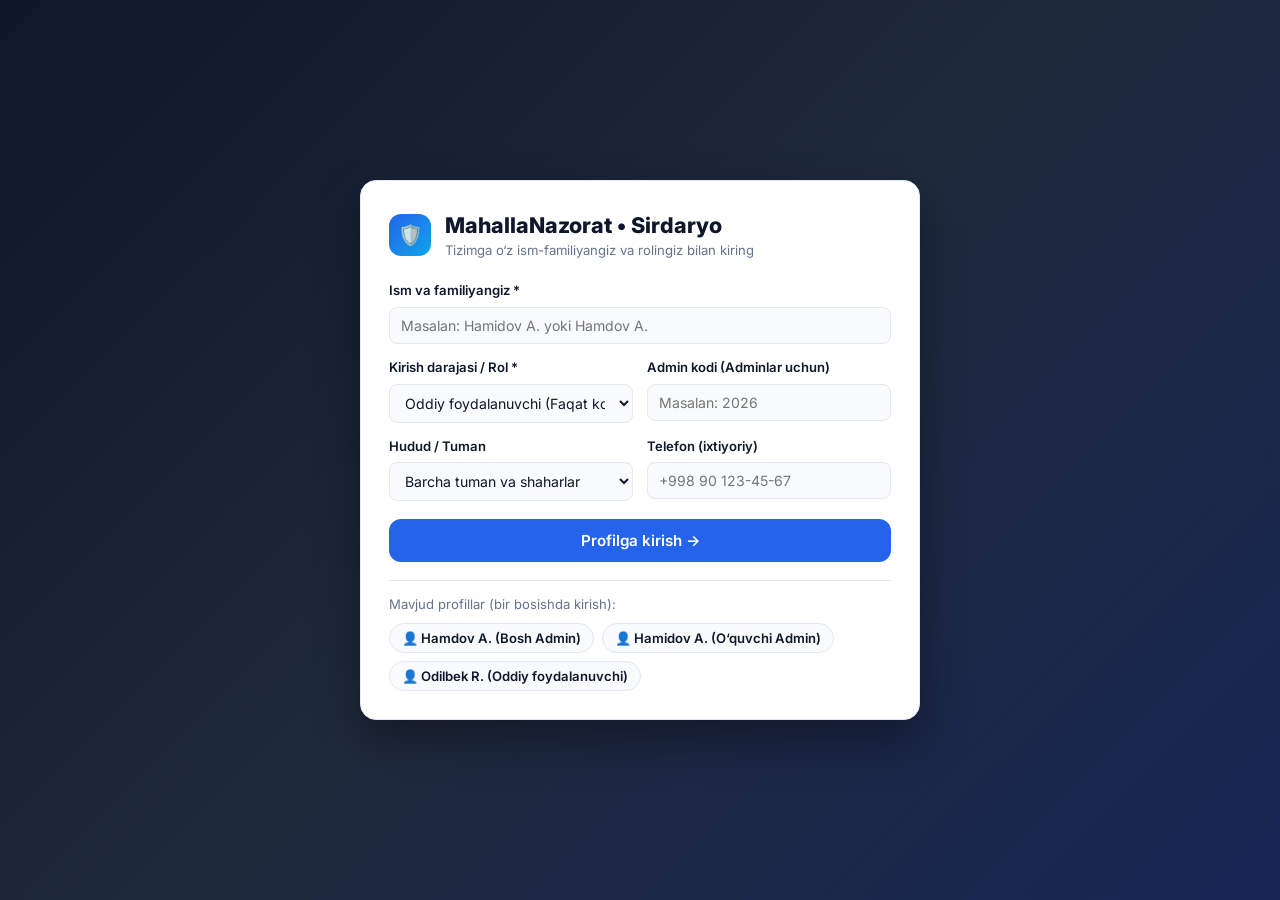
<file: index.html>
<!DOCTYPE html>
<html lang="uz">
<head>
  <meta charset="UTF-8" />
  <meta name="viewport" content="width=device-width, initial-scale=1.0" />
  <title>MahallaNazorat — Sirdaryo Viloyati Infratuzilmasi Monitoring Tizimi (V5)</title>
  <link rel="preconnect" href="https://fonts.googleapis.com">
  <link rel="preconnect" href="https://fonts.gstatic.com" crossorigin>
  <link href="https://fonts.googleapis.com/css2?family=Inter:wght@400;500;600;700;800&display=swap" rel="stylesheet">
  <link rel="stylesheet" href="./style-v5.css">
</head>
<body>
  <!-- Kirish oynasi (Login Screen) -->
  <div class="auth-overlay" id="authOverlay">
    <div class="auth-card">
      <div class="auth-brand">
        <div class="brand-logo">🛡️</div>
        <div>
          <h1 class="auth-title">MahallaNazorat • Sirdaryo</h1>
          <p class="muted-text">Tizimga o‘z ism-familiyangiz va rolingiz bilan kiring</p>
        </div>
      </div>

      <form id="loginForm" class="auth-form">
        <div class="form-group">
          <label for="loginFullName">Ism va familiyangiz *</label>
          <input
            type="text"
            id="loginFullName"
            placeholder="Masalan: Hamidov A. yoki Hamdov A."
            autocomplete="name"
            required
          />
        </div>

        <div class="form-row two-col">
          <div class="form-group">
            <label for="loginRole">Kirish darajasi / Rol *</label>
            <select id="loginRole">
              <option value="Oddiy foydalanuvchi">Oddiy foydalanuvchi (Faqat ko‘rish/ovoz)</option>
              <option value="O‘quvchi Admin">O‘quvchi Admin (Admin panel huquqi)</option>
              <option value="Bosh Admin">Bosh Admin (To‘liq boshqaruv)</option>
            </select>
          </div>
          <div class="form-group">
            <label for="loginAdminCode">Admin kodi (Adminlar uchun)</label>
            <input type="password" id="loginAdminCode" placeholder="Masalan: 2026" />
          </div>
        </div>

        <div class="form-row two-col">
          <div class="form-group">
            <label for="loginDistrict">Hudud / Tuman</label>
            <select id="loginDistrict">
              <option value="Barcha tumanlar">Barcha tuman va shaharlar</option>
              <option value="Guliston sh.">Guliston shahri</option>
              <option value="Yangiyer sh.">Yangiyer shahri</option>
              <option value="Shirin sh.">Shirin shahri</option>
              <option value="Boyovut">Boyovut tumani</option>
              <option value="Guliston tumani">Guliston tumani</option>
              <option value="Mirzaobod">Mirzaobod tumani</option>
              <option value="Oqoltin">Oqoltin tumani</option>
              <option value="Sardoba">Sardoba tumani</option>
              <option value="Sayxunobod">Sayxunobod tumani</option>
              <option value="Sirdaryo tumani">Sirdaryo tumani</option>
              <option value="Xovos">Xovos tumani</option>
            </select>
          </div>
          <div class="form-group">
            <label for="loginPhone">Telefon (ixtiyoriy)</label>
            <input type="text" id="loginPhone" placeholder="+998 90 123-45-67" />
          </div>
        </div>

        <button type="submit" class="primary-btn auth-submit-btn">Profilga kirish →</button>
      </form>

      <div class="quick-accounts-box">
        <div class="muted-text" style="margin-bottom:8px;">Mavjud profillar (bir bosishda kirish):</div>
        <div class="quick-accounts-list" id="quickAccountsList"></div>
      </div>
    </div>
  </div>

  <div class="app-shell hidden" id="appShell">
    <!-- Yon menyu (Sidebar) -->
    <aside class="sidebar" id="sidebar">
      <div class="brand-box">
        <div class="brand-logo">🛡️</div>
        <div class="brand-text">
          <div class="brand-title">MahallaNazorat</div>
          <span class="brand-badge">SIRDARYO • V5</span>
        </div>
        <button class="icon-btn mobile-only" id="closeSidebarBtn" aria-label="Menyuni yopish">✕</button>
      </div>

      <nav class="nav-menu">
        <button class="nav-item active" data-view="dashboard">
          <span class="nav-icon">🏠</span>
          <span>Bosh sahifa</span>
        </button>
        <button class="nav-item" data-view="issues">
          <span class="nav-icon">📋</span>
          <span>Muammolar</span>
          <span class="nav-count" id="sidebarIssueCount">0</span>
        </button>
        <button class="nav-item" data-view="map">
          <span class="nav-icon">🗺️</span>
          <span>Xarita</span>
        </button>
        <button class="nav-item" data-view="beforeAfter">
          <span class="nav-icon">🔄</span>
          <span>Oldin / Keyin</span>
        </button>
        <button class="nav-item" data-view="hotlines">
          <span class="nav-icon">📞</span>
          <span>Tezkor Xizmatlar</span>
        </button>
        <button class="nav-item" data-view="stats">
          <span class="nav-icon">📊</span>
          <span>Statistika &amp; Grafik</span>
        </button>
        <button class="nav-item" data-view="dutyPlan">
          <span class="nav-icon">🗓️</span>
          <span>Navbatchilik &amp; Reja</span>
        </button>
        <button class="nav-item admin-only-nav" data-view="admins">
          <span class="nav-icon">👥</span>
          <span>Admin Panel</span>
        </button>
        <button class="nav-item" data-view="adminNotesReport">
          <span class="nav-icon">📝</span>
          <span>Eslatma &amp; Hisobot</span>
        </button>
        <button class="nav-item" data-view="settings">
          <span class="nav-icon">⚙️</span>
          <span>Sozlamalar</span>
        </button>
      </nav>

      <div class="sidebar-footer">
        <button class="quick-help-btn" id="openHelpBtn">
          <span>❓ Tezkor yordam</span>
          <span>›</span>
        </button>
        <div class="user-card">
          <div class="avatar" id="currentUserAvatar">HA</div>
          <div class="user-meta">
            <div class="user-name" id="currentUserName">Hamdov A.</div>
            <div class="user-role" id="currentUserRole">Bosh Admin • Sirdaryo</div>
          </div>
          <button class="icon-btn small" id="resetDemoBtn" title="Boshlang‘ich ma’lumotlarga qaytarish">↺</button>
        </div>
      </div>
    </aside>

    <!-- Asosiy kontent -->
    <div class="main-wrapper" id="mainWrapper">
      <!-- Yuqori panel -->
      <header class="topbar" data-section-id="topbar">
        <div class="topbar-left">
          <button class="icon-btn" id="openSidebarBtn" aria-label="Admin menyuni ochish" title="Admin Panel (Bosh Admin / O‘quvchi Admin)">☰</button>
          <div class="breadcrumb">
            <span>Sirdaryo viloyati</span>
            <span>›</span>
            <strong id="currentBreadcrumb">Bosh sahifa</strong>
          </div>
        </div>

        <div class="topbar-right">
          <div class="role-switcher-wrap">
            <label for="activeAdminSelect" class="muted-text" style="font-size:0.78rem;">Faol profil:</label>
            <select id="activeAdminSelect" class="select-control small-select" aria-label="Faol profil"></select>
            <span class="admin-status-pill active-pill" id="activeAdminStatusBadge">Faol</span>
          </div>
          <button class="pill-btn" id="logoutBtn" title="Profildan chiqish">🚪 Chiqish</button>
          <button class="pill-btn" id="langToggleBtn" title="Tilni almashtirish">O‘Z</button>
          <button class="pill-btn" id="themeToggleBtn" title="Tungi/Kunduzgi rejim">🌙 Tungi</button>
          <div class="notification-wrap">
            <button class="pill-btn notif-btn" id="notifBtn">
              🔔 Bildirishnomalar
              <span class="badge-dot" id="notifCount">3</span>
            </button>
            <div class="dropdown-panel hidden" id="notifDropdown">
              <div class="dropdown-header">
                <strong>So‘nggi xabarnomalar</strong>
                <button class="link-btn" id="markAllReadBtn">Barchasini o‘qilgan qilish</button>
              </div>
              <ul class="notif-list" id="notifList"></ul>
            </div>
          </div>
          <span class="status-pill"><span class="dot-live"></span> Tizim: Faol</span>
        </div>
      </header>

      <!-- Muzlatilgan admin ogohlantirishi -->
      <div class="frozen-banner hidden" id="frozenAdminBanner">
        <span>❄️ <strong>Diqqat:</strong> Joriy profil vaqtinchalik muzlatilgan. Ko‘rish mumkin, lekin o‘zgartirish kiritish uchun profilni faollashtiring.</span>
        <button type="button" class="mini-btn" id="unfreezeCurrentAdminBtn">Faollashtirish</button>
      </div>

      <!-- Sahifa harakat paneli -->
      <section class="action-bar" data-section-id="actionBar">
        <div class="search-box">
          <span class="search-icon">🔍</span>
          <input type="text" id="searchInput" placeholder="Muammo, ID (#W-104), brigada, javobgar yoki manzilni qidiring..." />
          <button class="clear-search hidden" id="clearSearchBtn" aria-label="Qidiruvni tozalash">✕</button>
        </div>

        <div class="action-buttons">
          <select id="topDistrictSelect" class="select-control" aria-label="Hudud bo‘yicha filtrlash">
            <option value="all">Sirdaryo hududlari: Barchasi</option>
            <option value="Guliston sh.">Guliston shahri</option>
            <option value="Yangiyer sh.">Yangiyer shahri</option>
            <option value="Shirin sh.">Shirin shahri</option>
            <option value="Boyovut">Boyovut tumani</option>
            <option value="Guliston tumani">Guliston tumani</option>
            <option value="Mirzaobod">Mirzaobod tumani</option>
            <option value="Oqoltin">Oqoltin tumani</option>
            <option value="Sardoba">Sardoba tumani</option>
            <option value="Sayxunobod">Sayxunobod tumani</option>
            <option value="Sirdaryo tumani">Sirdaryo tumani</option>
            <option value="Xovos">Xovos tumani</option>
          </select>

          <button class="secondary-btn" id="printReportBtn">🖨️ Chop etish</button>
          <button class="primary-btn" id="openAddModalBtn">+ Yangi muammo qo‘shish</button>
        </div>
      </section>

      <!-- Umumiy statistik kartochkalar -->
      <section class="kpi-grid" data-section-id="kpiGrid">
        <div class="kpi-card">
          <div class="kpi-label">Jami kelib tushgan</div>
          <div class="kpi-value" id="kpiTotal">0</div>
          <div class="kpi-sub">Ro‘yxatga olingan murojaatlar</div>
        </div>
        <div class="kpi-card">
          <div class="kpi-label">Hal etilgan</div>
          <div class="kpi-value success-text" id="kpiResolvedPct">0%</div>
          <div class="kpi-sub" id="kpiResolvedCount">0 ta muammo bartaraf etildi</div>
        </div>
        <div class="kpi-card">
          <div class="kpi-label">Jarayonda</div>
          <div class="kpi-value warn-text" id="kpiActive">0</div>
          <div class="kpi-sub">Ko‘rib chiqilmoqda / Brigada yuborilgan</div>
        </div>
        <div class="kpi-card">
          <div class="kpi-label">Jami ovozlar</div>
          <div class="kpi-value accent-text" id="kpiVotes">0</div>
          <div class="kpi-sub">Aholi tomonidan qo‘llab-quvvatlangan</div>
        </div>
      </section>

      <!-- Asosiy 2 ustunli ish maydoni -->
      <main class="workspace-grid" id="workspaceGrid" data-section-id="workspaceGrid">
        <section class="panel main-panel" id="issuesSection">
          <div class="panel-header">
            <div>
              <h1 class="panel-title">Sirdaryo Viloyati Infratuzilma Muammolari</h1>
              <p class="panel-subtitle">Tuman, shahar, brigada, javobgar shaxs, SLA muddati va holat bo‘yicha boshqaring</p>
            </div>
            <span class="result-chip" id="resultCountLabel">0 ta natija</span>
          </div>

          <div class="preset-bar" id="presetBar">
            <span class="preset-label">Tezkor filtr:</span>
            <button type="button" class="preset-btn active" data-preset="all">Barcha murojaatlar</button>
            <button type="button" class="preset-btn urgent-preset" data-preset="urgent">🚨 Juda Shoshilinch</button>
            <button type="button" class="preset-btn" data-preset="brigade">🛠️ Brigada yuborilgan</button>
            <button type="button" class="preset-btn" data-preset="sla_alert">⏱️ SLA yaqin / o‘tgan</button>
            <button type="button" class="preset-btn" data-preset="weather_night">🌧️🌙 Ob-havo / Tungi</button>
            <button type="button" class="preset-btn" data-preset="topvotes">🔥 Eng ko‘p ovozli</button>
            <button type="button" class="preset-btn" data-preset="unread_admin">👁️ Men o‘qimaganlar</button>
          </div>

          <div class="category-tabs" id="categoryTabs">
            <button class="cat-tab active" data-category="all">Barchasi</button>
            <button class="cat-tab" data-category="Suv">💧 Suv</button>
            <button class="cat-tab" data-category="Elektr">⚡ Elektr &amp; Energiya</button>
            <button class="cat-tab" data-category="Yo‘l">🛣️ Yo‘l &amp; Infratuzilma</button>
            <button class="cat-tab" data-category="Gaz">🔥 Gaz</button>
            <button class="cat-tab" data-category="Yoritish">💡 Yoritish</button>
          </div>

          <div class="sub-filters">
            <select id="statusFilter" class="select-control small-select" aria-label="Holat filtri">
              <option value="all">Holati: Barchasi</option>
              <option value="Yangi">Yangi</option>
              <option value="O‘rganilmoqda">O‘rganilmoqda</option>
              <option value="Brigada yuborildi">Brigada yuborildi</option>
              <option value="Hal qilindi">Hal qilindi</option>
            </select>

            <select id="priorityFilter" class="select-control small-select" aria-label="Muhimlik filtri">
              <option value="all">Muhimligi: Barchasi</option>
              <option value="Juda Shoshilinch">Juda Shoshilinch</option>
              <option value="Muhim">Muhim</option>
              <option value="O‘rtacha">O‘rtacha</option>
            </select>

            <select id="sortSelect" class="select-control small-select" aria-label="Saralash">
              <option value="newest">Saralash: Eng yangilari</option>
              <option value="votes">Eng ko‘p ovozli</option>
              <option value="priority">Muhimligi bo‘yicha</option>
              <option value="sla">SLA muddati bo‘yicha (qisqasi)</option>
            </select>

            <button class="ghost-btn" id="resetFiltersBtn">Filtrlarni tozalash</button>
          </div>

          <div class="issues-list" id="issuesList"></div>
        </section>

        <aside class="side-panel" id="sidePanel">
          <div class="panel" id="mapSection">
            <div class="panel-header compact">
              <div>
                <h2 class="panel-title small-title">Sirdaryo Tezkor Xaritasi</h2>
                <p class="panel-subtitle">Nuqtani bosing — murojaatni ko‘ring</p>
              </div>
              <button class="mini-btn" id="resetMapFocusBtn">Barcha nuqtalar</button>
            </div>

            <div class="map-canvas" id="mapCanvas">
              <div class="map-grid-overlay"></div>
              <div class="map-city-watermark">SIRDARYO VILOYATI</div>
              <div id="mapPinsContainer"></div>
            </div>

            <div class="map-selected-card" id="mapSelectedInfo"></div>
          </div>

          <div class="panel" id="statsSection">
            <div class="panel-header compact">
              <div>
                <h2 class="panel-title small-title">Yo‘nalishlar va Tumanlar Diagrammasi</h2>
                <p class="panel-subtitle">Muammolar soni va hududlar kesimi</p>
              </div>
              <span class="muted-text" id="overallCompletionBadge">0%</span>
            </div>
            <div class="chart-box" id="categoryChartContainer"></div>
            <div class="district-bars" id="districtBars" style="margin-top:14px;"></div>
          </div>

          <div class="panel" id="reportsSection">
            <div class="panel-header compact">
              <h2 class="panel-title small-title">Hal Etilgan Hisobotlar</h2>
              <button class="link-btn" id="openAllReportsBtn">Barchasi</button>
            </div>
            <div class="reports-list" id="reportsList"></div>
          </div>
        </aside>
      </main>

      <!-- Adminlar va foydalanuvchilar boshqaruvi (Faqat Bosh Admin / O'quvchi Admin uchun) -->
      <section class="panel" id="adminsSection" data-section-id="adminsSection">
        <div class="panel-header">
          <div>
            <h2 class="panel-title">Admin Panel — Bosh Admin va O‘quvchi Admin Boshqaruvi</h2>
            <p class="panel-subtitle">Yangi profil qo‘shing, tuman biriktiring, profilga kiring yoki vaqtinchalik muzlating</p>
          </div>
          <span class="result-chip" id="adminCountChip">0 ta profil</span>
        </div>

        <form id="grantAdminForm" class="admin-grant-form">
          <input type="text" id="newAdminName" placeholder="Ism familiya (masalan: Hamidov A.)" required />
          <input type="text" id="newAdminPhone" placeholder="Telefon (masalan: +998 90 777-11-22)" />
          <select id="newAdminDistrict" class="select-control small-select">
            <option value="Barcha tumanlar">Barcha tuman va shaharlar</option>
            <option value="Guliston sh.">Guliston shahri</option>
            <option value="Yangiyer sh.">Yangiyer shahri</option>
            <option value="Shirin sh.">Shirin shahri</option>
            <option value="Boyovut">Boyovut tumani</option>
            <option value="Guliston tumani">Guliston tumani</option>
            <option value="Mirzaobod">Mirzaobod tumani</option>
            <option value="Oqoltin">Oqoltin tumani</option>
            <option value="Sardoba">Sardoba tumani</option>
            <option value="Sayxunobod">Sayxunobod tumani</option>
            <option value="Sirdaryo tumani">Sirdaryo tumani</option>
            <option value="Xovos">Xovos tumani</option>
          </select>
          <select id="newAdminRole" class="select-control small-select">
            <option value="O‘quvchi Admin">O‘quvchi Admin (Admin panel huquqi)</option>
            <option value="Bosh Admin">Bosh Admin (To‘liq boshqaruv)</option>
            <option value="Oddiy foydalanuvchi">Oddiy foydalanuvchi (Admin panelsiz)</option>
          </select>
          <button type="submit" class="primary-btn">+ Profil qo‘shish</button>
        </form>

        <div class="admins-grid" id="adminsGrid"></div>
      </section>

      <!-- Shaxsiy eslatmalar, Kunlik hisobot va Smena topshirish -->
      <section class="panel" id="adminNotesReportSection" data-section-id="adminNotesReportSection">
        <div class="panel-header">
          <div>
            <h2 class="panel-title">Shaxsiy Eslatmalar, Kunlik Hisobot va Smena Topshirish</h2>
            <p class="panel-subtitle" id="notesSubtitle">Faol foydalanuvchining shaxsiy bloknoti, kunlik ko‘rsatkichlar va navbatchilik topshiruv xulosasi</p>
          </div>
          <span class="result-chip" id="adminNotesCountChip">0 ta eslatma</span>
        </div>

        <div class="notes-report-layout">
          <div class="sub-panel-box">
            <h3 class="sub-block-title">📓 Shaxsiy Eslatmalar (<span id="notesOwnerLabel">Hamdov A.</span>)</h3>
            <form id="addPersonalNoteForm" class="inline-task-form">
              <input type="text" id="personalNoteInput" placeholder="Shaxsiy eslatma yozing..." required />
              <button type="submit" class="primary-btn">+ Saqlash</button>
            </form>
            <div class="personal-notes-list" id="personalNotesList"></div>
          </div>

          <div class="sub-panel-box">
            <div class="report-box-top">
              <h3 class="sub-block-title" style="margin-bottom:0;">📈 Kunlik Faoliyat Hisoboti</h3>
              <span class="muted-text" id="dailyReportDateLabel">Bugun</span>
            </div>
            <div class="daily-report-list" id="dailyAdminReportList" style="margin-top:10px;"></div>
          </div>
        </div>

        <div class="sub-panel-box" id="shiftHandoverBox" style="margin-top:16px;">
          <div class="report-box-top" style="display:flex; justify-content:space-between; align-items:center; flex-wrap:wrap; gap:8px;">
            <h3 class="sub-block-title" style="margin-bottom:0;">🔄 Smena Topshirish (Keyingi Navbatchiga Qisqa Xulosa)</h3>
            <button type="button" class="mini-btn" id="copyHandoverBtn">📋 Xulosani nusxalash</button>
          </div>
          <div id="shiftAutoSummary" class="muted-text" style="margin-top:8px; font-size:0.86rem;"></div>
          <form id="saveHandoverForm" class="inline-task-form" style="margin-top:10px;">
            <input
              type="text"
              id="handoverNoteInput"
              placeholder="Nimaga e’tibor berish kerak?..."
              required
            />
            <button type="submit" class="primary-btn">Smena xulosasini saqlash</button>
          </form>
          <div id="shiftSavedDisplay" class="report-item" style="margin-top:10px;"></div>
        </div>
      </section>

      <!-- Kundalik / Haftalik Reja va Navbatchilik Jadvali -->
      <section class="panel" id="dutyPlanSection" data-section-id="dutyPlanSection">
        <div class="panel-header">
          <div>
            <h2 class="panel-title">Haftalik Navbatchilik Jadvali va Vazifalar Rejasi</h2>
            <p class="panel-subtitle">Sirdaryo viloyati brigadalari navbatchiligi va kunlik nazorat vazifalari</p>
          </div>
          <span class="result-chip" id="dutyProgressChip">0/0 bajarildi</span>
        </div>

        <div class="duty-layout">
          <div class="duty-column">
            <h3 class="sub-block-title">Haftalik Navbatchilik</h3>
            <div class="duty-schedule-list" id="dutyScheduleList"></div>
          </div>

          <div class="duty-column">
            <h3 class="sub-block-title">Nazorat Vazifalari Rejasi</h3>
            <form id="addTaskForm" class="inline-task-form">
              <input type="text" id="newTaskText" placeholder="Yangi vazifa yozing..." required />
              <select id="newTaskAssignee" class="select-control small-select"></select>
              <button type="submit" class="primary-btn">+ Qo‘shish</button>
            </form>
            <div class="tasks-checklist" id="tasksChecklist"></div>
          </div>
        </div>
      </section>

      <!-- Oldin / Keyin solishtiruv galereyasi -->
      <section class="panel" id="beforeAfterSection" data-section-id="beforeAfterSection">
        <div class="panel-header">
          <div>
            <h2 class="panel-title">Oldin / Keyin — Ta’mirlangan Ishlar Solishtiruvi</h2>
            <p class="panel-subtitle">Sirdaryo viloyatida bartaraf etilgan infratuzilma muammolari</p>
          </div>
          <div class="ba-mode-tabs" id="baModeTabs">
            <button class="mini-btn ba-tab active" data-ba-mode="compare">Yonma-yon</button>
            <button class="mini-btn ba-tab" data-ba-mode="before">Faqat Oldin</button>
            <button class="mini-btn ba-tab" data-ba-mode="after">Faqat Keyin</button>
          </div>
        </div>
        <div class="ba-grid" id="beforeAfterGrid"></div>
      </section>

      <!-- Tezkor kontaktlar ma’lumotnomasi -->
      <section class="panel" id="hotlinesSection" data-section-id="hotlinesSection">
        <div class="panel-header">
          <div>
            <h2 class="panel-title">Sirdaryo Avariya va Mas’ul Xizmatlar Tezkor Kontaktlari</h2>
            <p class="panel-subtitle">Navbatchilik raqamlari, o‘rtacha javob vaqti va bir bosishda nusxalash</p>
          </div>
          <div class="category-tabs" id="hotlineFilterTabs">
            <button class="cat-tab active" data-hcat="all">Barchasi</button>
            <button class="cat-tab" data-hcat="Suv">Suv</button>
            <button class="cat-tab" data-hcat="Elektr">Elektr</button>
            <button class="cat-tab" data-hcat="Gaz">Gaz</button>
            <button class="cat-tab" data-hcat="Yo‘l">Yo‘l</button>
            <button class="cat-tab" data-hcat="Yoritish">Yoritish</button>
          </div>
        </div>
        <div class="hotlines-grid" id="hotlinesGrid"></div>
      </section>

      <!-- Mahallalar va Sozlamalar -->
      <section class="bottom-grid" id="bottomGrid" data-section-id="bottomGrid">
        <div class="panel" id="mahallasSection">
          <div class="panel-header compact">
            <h2 class="panel-title small-title">Sirdaryo Tumanlari va Mahallalar</h2>
            <span class="muted-text">Mas’ul vakillar</span>
          </div>
          <div class="mahalla-cards" id="mahallaList"></div>
        </div>

        <div class="panel" id="settingsSection">
          <div class="panel-header compact">
            <div>
              <h2 class="panel-title small-title">Ko‘rinish, Tartib va Joylashuv Sozlamalari</h2>
              <p class="panel-subtitle">Bo‘limlar joylashuvi aralashmasligi uchun tartibni boshqaring</p>
            </div>
            <span class="layout-lock-pill" id="layoutLockBadge">🔒 Qulflangan</span>
          </div>

          <div class="settings-controls">
            <div class="setting-row">
              <div>
                <strong>Joylashuvni qulflash (Layout Lock)</strong>
                <div class="muted-text">Bloklar joylashuvini tasodifiy o‘zgarishdan saqlash</div>
              </div>
              <button class="pill-btn active-toggle" id="lockLayoutBtn">🔒 Qulflangan</button>
            </div>

            <div class="setting-block">
              <div class="setting-block-top">
                <strong>Bo‘limlar ketma-ketligi</strong>
                <span class="muted-text">Yuqori/pastga surish</span>
              </div>
              <div class="section-order-list" id="sectionOrderList"></div>
            </div>

            <div class="setting-row">
              <div>
                <strong>Kartochkalar zichligi</strong>
                <div class="muted-text">Bo‘shliq va kenglik tartibi</div>
              </div>
              <div class="btn-group" id="densityGroup">
                <button class="mini-btn density-btn active" data-density="comfortable">Qulay</button>
                <button class="mini-btn density-btn" data-density="compact">Ixcham</button>
              </div>
            </div>

            <div class="setting-row">
              <div>
                <strong>Ish maydoni tartibi</strong>
                <div class="muted-text">2 ustunli yoki 1 ustunli ro‘yxat</div>
              </div>
              <div class="btn-group" id="workspaceModeGroup">
                <button class="mini-btn ws-btn active" data-wsmode="split">2 ustun</button>
                <button class="mini-btn ws-btn" data-wsmode="stacked">1 ustun</button>
              </div>
            </div>

            <div class="setting-row">
              <div>
                <strong>Shrift o‘lchami</strong>
                <div class="muted-text">Matn o‘lchamini moslash</div>
              </div>
              <div class="btn-group">
                <button class="mini-btn" id="fontDecreaseBtn">A-</button>
                <button class="mini-btn" id="fontResetBtn">100%</button>
                <button class="mini-btn" id="fontIncreaseBtn">A+</button>
              </div>
            </div>

            <div class="setting-row">
              <div>
                <strong>Avtomatik saqlash</strong>
                <div class="muted-text">Joylashuv va holat brauzerda saqlanadi</div>
              </div>
              <button class="pill-btn active-toggle" id="autosaveToggleBtn">Yoqilgan</button>
            </div>

            <div class="setting-actions-bar">
              <button class="secondary-btn small-action" id="resetLayoutOrderBtn">↺ Standart tartibga qaytarish</button>
              <button class="mini-btn" id="exportJsonBtn">⬇️ Eksport</button>
            </div>
          </div>
        </div>
      </section>

      <footer class="footer" data-section-id="footer">
        <span>MahallaNazorat Sirdaryo © 2026 — Jamoatchilik infratuzilma monitoring platformasi</span>
        <span>11 ta Tuman va Shahar • Admin Panel Nazorati</span>
      </footer>
    </div>
  </div>

  <!-- Admin Panel Modal (☰ tugmasi bosilganda faqat Bosh Admin / O'quvchi Admin uchun) -->
  <div class="modal-backdrop hidden" id="adminPanelModal" role="dialog" aria-modal="true" aria-labelledby="adminPanelModalTitle">
    <div class="modal-card wide-modal">
      <div class="modal-header">
        <div>
          <span class="code-pill">ADMIN PANEL</span>
          <h2 id="adminPanelModalTitle" class="inline-title">Boshqaruv Paneli</h2>
        </div>
        <button class="icon-btn" id="closeAdminPanelModalBtn" aria-label="Yopish">✕</button>
      </div>
      <div id="adminPanelModalBody" class="detail-body"></div>
      <div class="modal-footer">
        <button type="button" class="secondary-btn" id="jumpToAdminsSectionBtn">To‘liq Adminlar bo‘limiga o‘tish</button>
        <button type="button" class="primary-btn" id="closeAdminPanelModalOkBtn">Yopish</button>
      </div>
    </div>
  </div>

  <!-- Yangi muammo qo‘shish modali -->
  <div class="modal-backdrop hidden" id="addIssueModal" role="dialog" aria-modal="true" aria-labelledby="addModalTitle">
    <div class="modal-card">
      <div class="modal-header">
        <h2 id="addModalTitle">Yangi Muammo Qo‘shish (Sirdaryo)</h2>
        <button class="icon-btn" id="closeAddModalBtn" aria-label="Yopish">✕</button>
      </div>
      <form id="addIssueForm" class="modal-form">
        <div class="form-row two-col">
          <div class="form-group">
            <label for="issueTitle">Muammo sarlavhasi *</label>
            <input type="text" id="issueTitle" required placeholder="Masalan: Ko‘cha chirog‘i yonmayapti" />
          </div>
          <div class="form-group">
            <label for="issueCategory">Yo‘nalish *</label>
            <select id="issueCategory" required>
              <option value="Suv">Suv</option>
              <option value="Elektr">Elektr</option>
              <option value="Yo‘l">Yo‘l</option>
              <option value="Gaz">Gaz</option>
              <option value="Yoritish">Yoritish</option>
            </select>
          </div>
        </div>

        <div class="form-row two-col">
          <div class="form-group">
            <label for="issueDistrict">Tuman yoki Shahar *</label>
            <select id="issueDistrict" required>
              <option value="Guliston sh.">Guliston shahri</option>
              <option value="Yangiyer sh.">Yangiyer shahri</option>
              <option value="Shirin sh.">Shirin shahri</option>
              <option value="Boyovut">Boyovut tumani</option>
              <option value="Guliston tumani">Guliston tumani</option>
              <option value="Mirzaobod">Mirzaobod tumani</option>
              <option value="Oqoltin">Oqoltin tumani</option>
              <option value="Sardoba">Sardoba tumani</option>
              <option value="Sayxunobod">Sayxunobod tumani</option>
              <option value="Sirdaryo tumani">Sirdaryo tumani</option>
              <option value="Xovos">Xovos tumani</option>
            </select>
          </div>
          <div class="form-group">
            <label for="issuePriority">Muhimlik darajasi *</label>
            <select id="issuePriority" required>
              <option value="Juda Shoshilinch">Juda Shoshilinch</option>
              <option value="Muhim">Muhim</option>
              <option value="O‘rtacha">O‘rtacha</option>
            </select>
          </div>
        </div>

        <div class="form-row two-col">
          <div class="form-group">
            <label for="issueBrigade">Biriktiriladigan brigada *</label>
            <select id="issueBrigade" required>
              <option value="1-Brigada (Suv Ta’minoti)">1-Brigada (Suv Ta’minoti)</option>
              <option value="2-Brigada (Elektr Tarmoqlari)">2-Brigada (Elektr Tarmoqlari)</option>
              <option value="3-Brigada (Hududgaz Sirdaryo)">3-Brigada (Hududgaz Sirdaryo)</option>
              <option value="4-Brigada (Yo‘l &amp; Yoritish)">4-Brigada (Yo‘l &amp; Yoritish)</option>
              <option value="Viloyat Navbatchi Guruhi">Viloyat Navbatchi Guruhi</option>
            </select>
          </div>
          <div class="form-group">
            <label for="issueAssignee">Javobgar shaxs *</label>
            <select id="issueAssignee" required>
              <option value="Hamdov A.">Hamdov A.</option>
              <option value="Hamidov A.">Hamidov A.</option>
              <option value="Olimjon K.">Olimjon K.</option>
              <option value="Javohir T.">Javohir T.</option>
              <option value="Madina N.">Madina N.</option>
            </select>
          </div>
        </div>

        <div class="form-row two-col">
          <div class="form-group">
            <label for="issueSlaHours">Taxminiy hal qilish muddati (SLA) *</label>
            <select id="issueSlaHours" required>
              <option value="2">2 soat (Favqulodda / Juda shoshilinch)</option>
              <option value="4" selected>4 soat (Tezkor nazorat)</option>
              <option value="12">12 soat (Kunlik navbatchilik)</option>
              <option value="24">24 soat (Standart 1 sutka)</option>
              <option value="48">48 soat (Rejali ta’mir / 2 sutka)</option>
            </select>
          </div>
          <div class="form-group">
            <label for="issueCondition">Ish vaqti / Ob-havo omili</label>
            <select id="issueCondition">
              <option value="Oddiy sharoit">Oddiy sharoit</option>
              <option value="Tungi ish vaqti">🌙 Tungi ish vaqti</option>
              <option value="Ob-havo ta’siri">🌧️❄️ Ob-havo ta’siri (Yomg‘ir / Sovuq)</option>
            </select>
          </div>
        </div>

        <div class="form-row two-col">
          <div class="form-group">
            <label for="issueAddress">Aniq manzil *</label>
            <input type="text" id="issueAddress" required placeholder="Masalan: Bahor MFY, 14-uy oldi" />
          </div>
          <div class="form-group">
            <label for="issueService">Mas’ul xizmat</label>
            <input type="text" id="issueService" placeholder="Masalan: Sirdaryo Hududiy Elektr Tarmoqlari" />
          </div>
        </div>

        <div class="form-group">
          <label for="issueVisualTag">Vizual holat belgisi</label>
          <select id="issueVisualTag">
            <option value="💧 Quvur / Suv tarmog‘i">💧 Quvur / Suv tarmog‘i</option>
            <option value="⚡ Transformator / Kabel">⚡ Transformator / Kabel</option>
            <option value="🛣️ Yo‘l qoplamasi / Chuqurlik">🛣️ Yo‘l qoplamasi / Chuqurlik</option>
            <option value="🔥 Gaz quvuri / Bosim">🔥 Gaz quvuri / Bosim</option>
            <option value="💡 Ko‘cha yoritish ustuni">💡 Ko‘cha yoritish ustuni</option>
          </select>
        </div>

        <div class="form-group">
          <label>Kimlar xabardor qilingan?</label>
          <div style="display:flex; flex-wrap:wrap; gap:12px; margin-top:4px;">
            <label style="display:flex; align-items:center; gap:6px; font-weight:500;">
              <input type="checkbox" id="notifyMahallaChair" checked /> Mahalla raisi
            </label>
            <label style="display:flex; align-items:center; gap:6px; font-weight:500;">
              <input type="checkbox" id="notifyDistrictDisp" /> Tuman dispetcheri
            </label>
            <label style="display:flex; align-items:center; gap:6px; font-weight:500;">
              <input type="checkbox" id="notifyBrigadeLead" /> Brigada boshlig‘i
            </label>
          </div>
        </div>

        <div class="form-group">
          <label for="issueDesc">Batafsil tavsif *</label>
          <textarea id="issueDesc" rows="3" required placeholder="Vaziyatni qisqa va aniq yozing..."></textarea>
        </div>

        <div class="modal-footer">
          <button type="button" class="secondary-btn" id="cancelAddModalBtn">Bekor qilish</button>
          <button type="submit" class="primary-btn">Murojaatni yuborish</button>
        </div>
      </form>
    </div>
  </div>

  <!-- Batafsil ko‘rish, Vaqt shkalasi va izoh yozish modali -->
  <div class="modal-backdrop hidden" id="detailModal" role="dialog" aria-modal="true" aria-labelledby="detailModalTitle">
    <div class="modal-card wide-modal">
      <div class="modal-header">
        <div>
          <span class="code-pill" id="detailCode">#ID</span>
          <h2 id="detailModalTitle" class="inline-title">Muammo tafsilotlari</h2>
        </div>
        <button class="icon-btn" id="closeDetailModalBtn" aria-label="Yopish">✕</button>
      </div>
      <div id="detailModalBody" class="detail-body"></div>
      <form id="commentForm" class="comment-form">
        <input type="text" id="commentInput" placeholder="Nazorat izohi yoki yangilik yozing..." required />
        <button type="submit" class="primary-btn">Izoh qo‘shish</button>
      </form>
    </div>
  </div>

  <!-- Tezkor yordam modali -->
  <div class="modal-backdrop hidden" id="helpModal" role="dialog" aria-modal="true">
    <div class="modal-card">
      <div class="modal-header">
        <h2>Tezkor Yordam va Qo‘llanma</h2>
        <button class="icon-btn" id="closeHelpModalBtn" aria-label="Yopish">✕</button>
      </div>
      <div class="help-content">
        <p><strong>1. Admin Panel huquqi:</strong> Yuqoridagi <code>☰</code> tugmasi faqat <strong>Bosh Admin</strong> va <strong>O‘quvchi Admin</strong> uchun Admin Panelni ochadi. Oddiy foydalanuvchilar panelni ko‘ra olmaydi.</p>
        <p><strong>2. Admin kodi:</strong> Admin rolida kirishda standart kod — <code>2026</code>.</p>
        <p><strong>3. Xavfsizlik tekshiruvi:</strong> Gaz va Elektr murojaatlarida hudud o‘chirilgani, aholi ogohlantirilgani va avariya xizmati bilan bog‘lanilganini belgilang.</p>
      </div>
      <div class="modal-footer">
        <button type="button" class="primary-btn" id="closeHelpOkBtn">Tushunarli</button>
      </div>
    </div>
  </div>

  <div class="toast hidden" id="toastBox" role="status" aria-live="polite"></div>

  <script src="app-v5.js"></script>
</body>
</html>
</file>
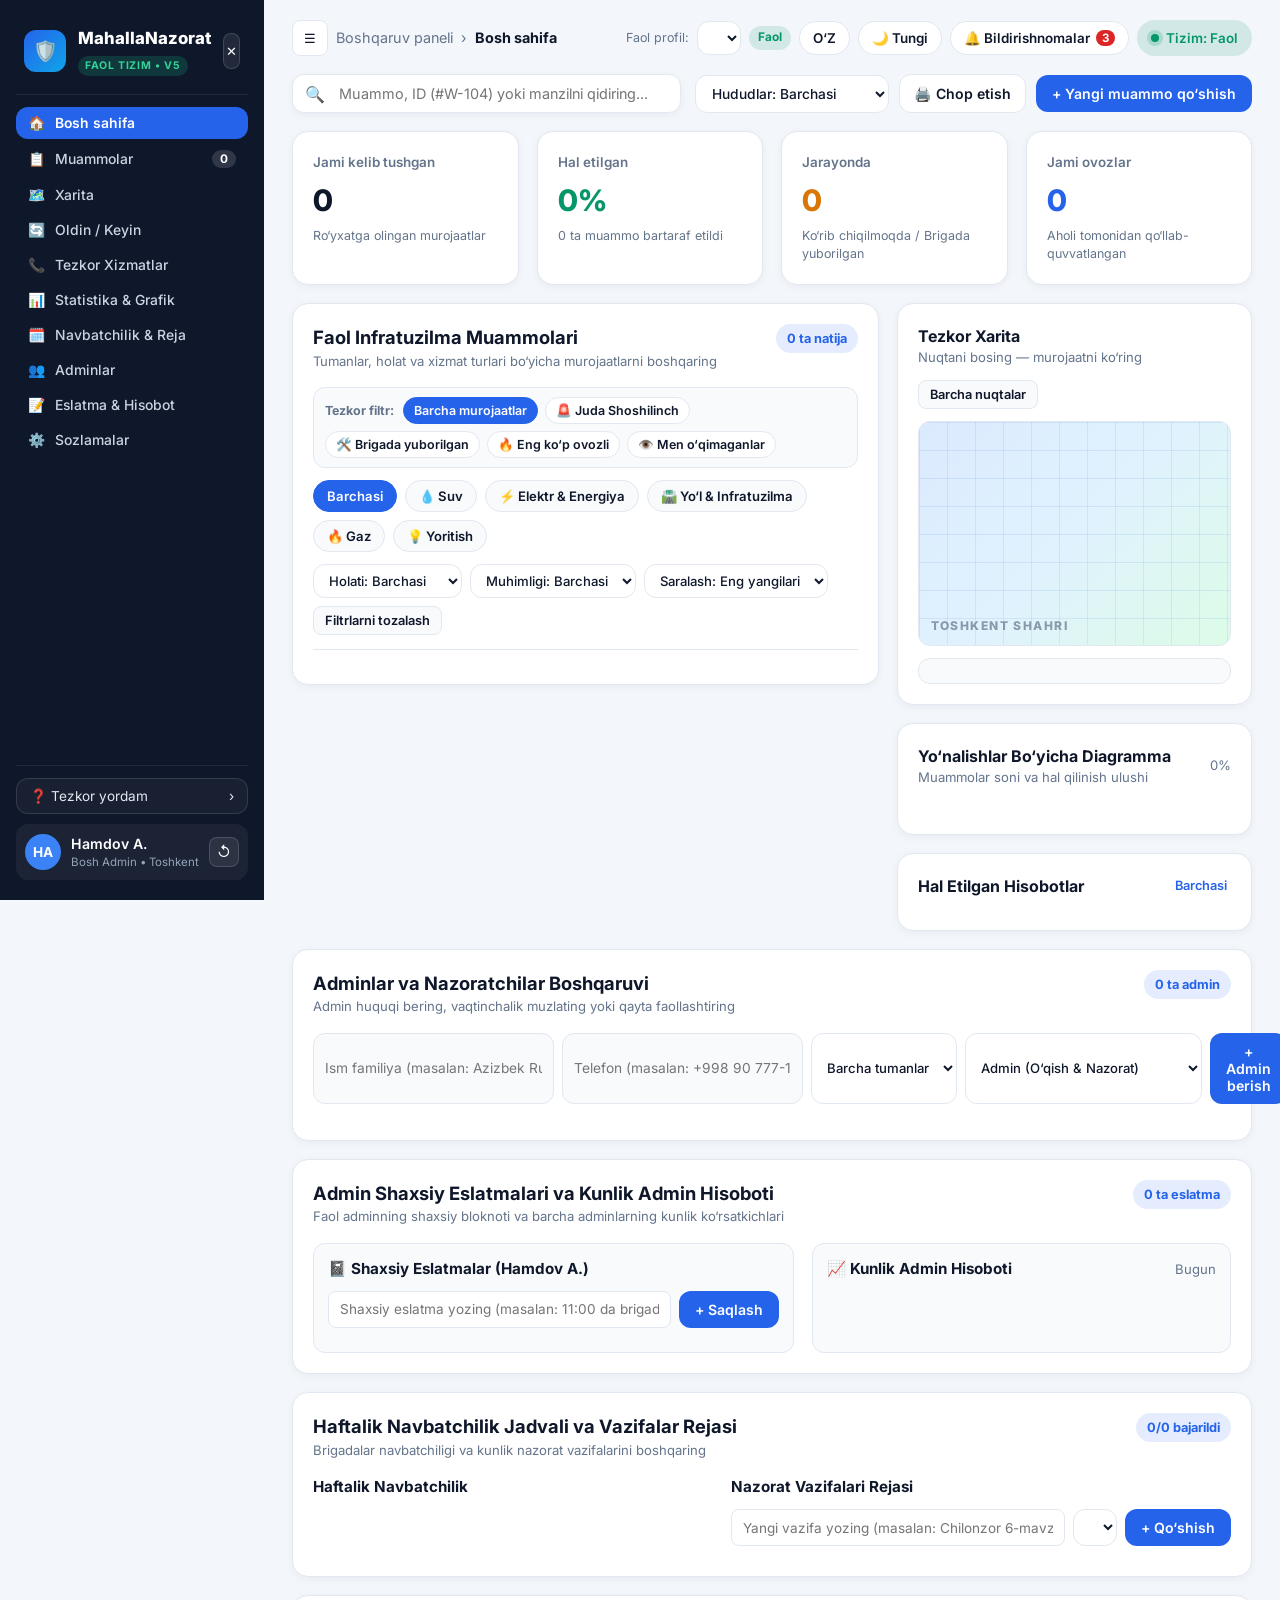
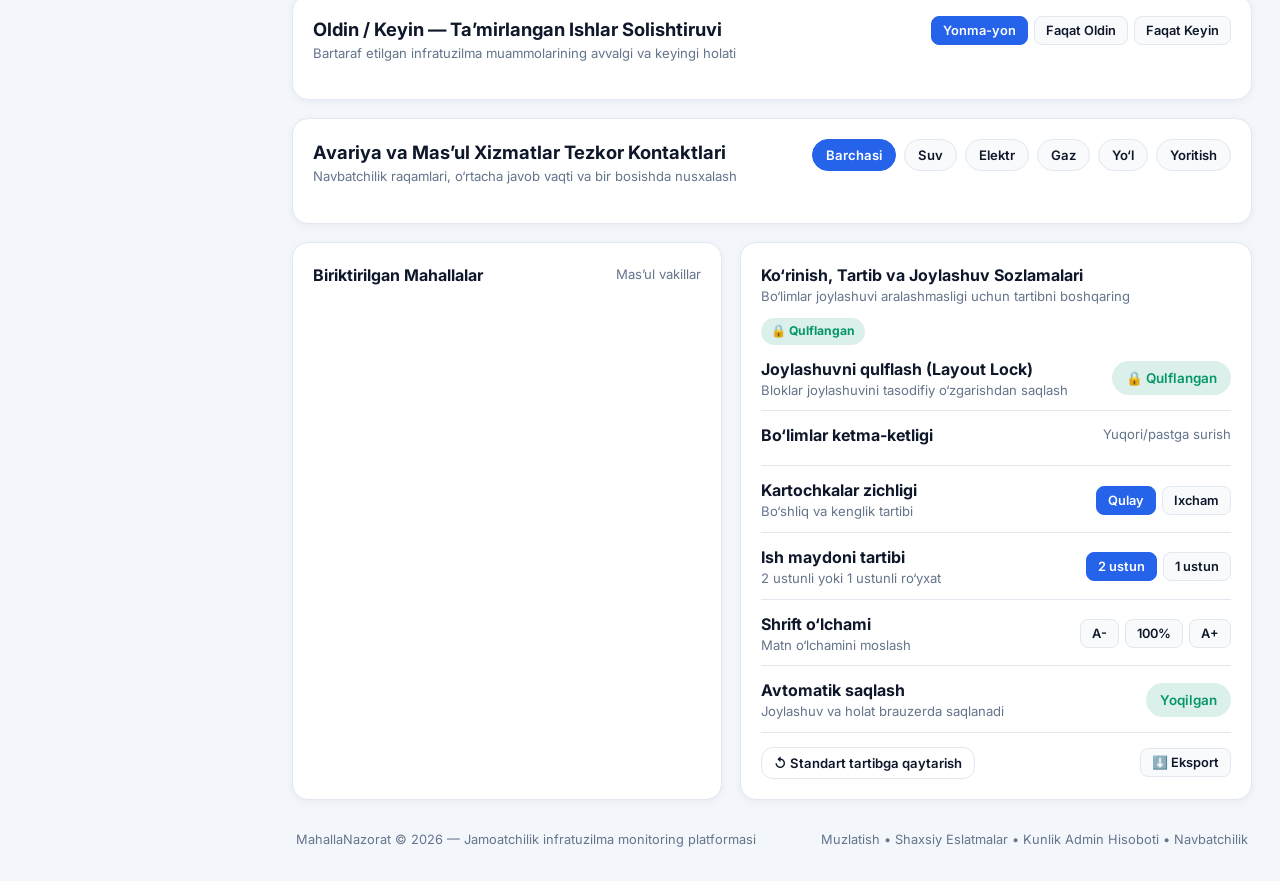
<file: index-v5.html>
<!DOCTYPE html>
<html lang="uz">
<head>
  <meta charset="UTF-8" />
  <meta name="viewport" content="width=device-width, initial-scale=1.0" />
  <title>MahallaNazorat — Shahar va Mahalla Infratuzilmasi Monitoring Tizimi (V5)</title>
  <link rel="preconnect" href="https://fonts.googleapis.com">
  <link rel="preconnect" href="https://fonts.gstatic.com" crossorigin>
  <link href="https://fonts.googleapis.com/css2?family=Inter:wght@400;500;600;700;800&display=swap" rel="stylesheet">
  <link rel="stylesheet" href="./style-v5.css">
</head>
<body>
  <div class="app-shell">
    <!-- Yon menyu (Sidebar) -->
    <aside class="sidebar" id="sidebar">
      <div class="brand-box">
        <div class="brand-logo">🛡️</div>
        <div class="brand-text">
          <div class="brand-title">MahallaNazorat</div>
          <span class="brand-badge">FAOL TIZIM • V5</span>
        </div>
        <button class="icon-btn mobile-only" id="closeSidebarBtn" aria-label="Menyuni yopish">✕</button>
      </div>

      <nav class="nav-menu">
        <button class="nav-item active" data-view="dashboard">
          <span class="nav-icon">🏠</span>
          <span>Bosh sahifa</span>
        </button>
        <button class="nav-item" data-view="issues">
          <span class="nav-icon">📋</span>
          <span>Muammolar</span>
          <span class="nav-count" id="sidebarIssueCount">0</span>
        </button>
        <button class="nav-item" data-view="map">
          <span class="nav-icon">🗺️</span>
          <span>Xarita</span>
        </button>
        <button class="nav-item" data-view="beforeAfter">
          <span class="nav-icon">🔄</span>
          <span>Oldin / Keyin</span>
        </button>
        <button class="nav-item" data-view="hotlines">
          <span class="nav-icon">📞</span>
          <span>Tezkor Xizmatlar</span>
        </button>
        <button class="nav-item" data-view="stats">
          <span class="nav-icon">📊</span>
          <span>Statistika &amp; Grafik</span>
        </button>
        <button class="nav-item" data-view="dutyPlan">
          <span class="nav-icon">🗓️</span>
          <span>Navbatchilik &amp; Reja</span>
        </button>
        <button class="nav-item" data-view="admins">
          <span class="nav-icon">👥</span>
          <span>Adminlar</span>
        </button>
        <button class="nav-item" data-view="adminNotesReport">
          <span class="nav-icon">📝</span>
          <span>Eslatma &amp; Hisobot</span>
        </button>
        <button class="nav-item" data-view="settings">
          <span class="nav-icon">⚙️</span>
          <span>Sozlamalar</span>
        </button>
      </nav>

      <div class="sidebar-footer">
        <button class="quick-help-btn" id="openHelpBtn">
          <span>❓ Tezkor yordam</span>
          <span>›</span>
        </button>
        <div class="user-card">
          <div class="avatar" id="currentUserAvatar">HA</div>
          <div class="user-meta">
            <div class="user-name" id="currentUserName">Hamdov A.</div>
            <div class="user-role" id="currentUserRole">Bosh Admin • Toshkent</div>
          </div>
          <button class="icon-btn small" id="resetDemoBtn" title="Boshlang‘ich ma’lumotlarga qaytarish">↺</button>
        </div>
      </div>
    </aside>

    <!-- Asosiy kontent -->
    <div class="main-wrapper" id="mainWrapper">
      <!-- Yuqori panel -->
      <header class="topbar" data-section-id="topbar">
        <div class="topbar-left">
          <button class="icon-btn mobile-only" id="openSidebarBtn" aria-label="Menyuni ochish">☰</button>
          <div class="breadcrumb">
            <span>Boshqaruv paneli</span>
            <span>›</span>
            <strong id="currentBreadcrumb">Bosh sahifa</strong>
          </div>
        </div>

        <div class="topbar-right">
          <div class="role-switcher-wrap">
            <label for="activeAdminSelect" class="muted-text" style="font-size:0.78rem;">Faol profil:</label>
            <select id="activeAdminSelect" class="select-control small-select" aria-label="Faol admin profili"></select>
            <span class="admin-status-pill active-pill" id="activeAdminStatusBadge">Faol</span>
          </div>
          <button class="pill-btn" id="langToggleBtn" title="Tilni almashtirish">O‘Z</button>
          <button class="pill-btn" id="themeToggleBtn" title="Tungi/Kunduzgi rejim">🌙 Tungi</button>
          <div class="notification-wrap">
            <button class="pill-btn notif-btn" id="notifBtn">
              🔔 Bildirishnomalar
              <span class="badge-dot" id="notifCount">3</span>
            </button>
            <div class="dropdown-panel hidden" id="notifDropdown">
              <div class="dropdown-header">
                <strong>So‘nggi xabarnomalar</strong>
                <button class="link-btn" id="markAllReadBtn">Barchasini o‘qilgan qilish</button>
              </div>
              <ul class="notif-list" id="notifList"></ul>
            </div>
          </div>
          <span class="status-pill"><span class="dot-live"></span> Tizim: Faol</span>
        </div>
      </header>

      <!-- Muzlatilgan admin ogohlantirishi -->
      <div class="frozen-banner hidden" id="frozenAdminBanner">
        <span>❄️ <strong>Diqqat:</strong> Joriy admin profili vaqtinchalik muzlatilgan. Ko‘rish mumkin, lekin o‘zgartirish kiritish uchun profilni faollashtiring.</span>
        <button type="button" class="mini-btn" id="unfreezeCurrentAdminBtn">Faollashtirish</button>
      </div>

      <!-- Sahifa harakat paneli -->
      <section class="action-bar" data-section-id="actionBar">
        <div class="search-box">
          <span class="search-icon">🔍</span>
          <input type="text" id="searchInput" placeholder="Muammo, ID (#W-104) yoki manzilni qidiring..." />
          <button class="clear-search hidden" id="clearSearchBtn" aria-label="Qidiruvni tozalash">✕</button>
        </div>

        <div class="action-buttons">
          <select id="topDistrictSelect" class="select-control" aria-label="Hudud bo‘yicha filtrlash">
            <option value="all">Hududlar: Barchasi</option>
            <option value="Yunusobod">Yunusobod tumani</option>
            <option value="Chilonzor">Chilonzor tumani</option>
            <option value="Mirzo Ulug‘bek">Mirzo Ulug‘bek tumani</option>
            <option value="Uchtepa">Uchtepa tumani</option>
            <option value="Yakkasaroy">Yakkasaroy tumani</option>
          </select>

          <button class="secondary-btn" id="printReportBtn">🖨️ Chop etish</button>
          <button class="primary-btn" id="openAddModalBtn">+ Yangi muammo qo‘shish</button>
        </div>
      </section>

      <!-- Umumiy statistik kartochkalar -->
      <section class="kpi-grid" data-section-id="kpiGrid">
        <div class="kpi-card">
          <div class="kpi-label">Jami kelib tushgan</div>
          <div class="kpi-value" id="kpiTotal">0</div>
          <div class="kpi-sub">Ro‘yxatga olingan murojaatlar</div>
        </div>
        <div class="kpi-card">
          <div class="kpi-label">Hal etilgan</div>
          <div class="kpi-value success-text" id="kpiResolvedPct">0%</div>
          <div class="kpi-sub" id="kpiResolvedCount">0 ta muammo bartaraf etildi</div>
        </div>
        <div class="kpi-card">
          <div class="kpi-label">Jarayonda</div>
          <div class="kpi-value warn-text" id="kpiActive">0</div>
          <div class="kpi-sub">Ko‘rib chiqilmoqda / Brigada yuborilgan</div>
        </div>
        <div class="kpi-card">
          <div class="kpi-label">Jami ovozlar</div>
          <div class="kpi-value accent-text" id="kpiVotes">0</div>
          <div class="kpi-sub">Aholi tomonidan qo‘llab-quvvatlangan</div>
        </div>
      </section>

      <!-- Asosiy 2 ustunli ish maydoni -->
      <main class="workspace-grid" id="workspaceGrid" data-section-id="workspaceGrid">
        <!-- Chap/Markaziy ustun: Muammolar -->
        <section class="panel main-panel" id="issuesSection">
          <div class="panel-header">
            <div>
              <h1 class="panel-title">Faol Infratuzilma Muammolari</h1>
              <p class="panel-subtitle">Tumanlar, holat va xizmat turlari bo‘yicha murojaatlarni boshqaring</p>
            </div>
            <span class="result-chip" id="resultCountLabel">0 ta natija</span>
          </div>

          <!-- Tezkor filtrlash presetlari -->
          <div class="preset-bar" id="presetBar">
            <span class="preset-label">Tezkor filtr:</span>
            <button type="button" class="preset-btn active" data-preset="all">Barcha murojaatlar</button>
            <button type="button" class="preset-btn urgent-preset" data-preset="urgent">🚨 Juda Shoshilinch</button>
            <button type="button" class="preset-btn" data-preset="brigade">🛠️ Brigada yuborilgan</button>
            <button type="button" class="preset-btn" data-preset="topvotes">🔥 Eng ko‘p ovozli</button>
            <button type="button" class="preset-btn" data-preset="unread_admin">👁️ Men o‘qimaganlar</button>
          </div>

          <div class="category-tabs" id="categoryTabs">
            <button class="cat-tab active" data-category="all">Barchasi</button>
            <button class="cat-tab" data-category="Suv">💧 Suv</button>
            <button class="cat-tab" data-category="Elektr">⚡ Elektr &amp; Energiya</button>
            <button class="cat-tab" data-category="Yo‘l">🛣️ Yo‘l &amp; Infratuzilma</button>
            <button class="cat-tab" data-category="Gaz">🔥 Gaz</button>
            <button class="cat-tab" data-category="Yoritish">💡 Yoritish</button>
          </div>

          <div class="sub-filters">
            <select id="statusFilter" class="select-control small-select" aria-label="Holat filtri">
              <option value="all">Holati: Barchasi</option>
              <option value="Yangi">Yangi</option>
              <option value="O‘rganilmoqda">O‘rganilmoqda</option>
              <option value="Brigada yuborildi">Brigada yuborildi</option>
              <option value="Hal qilindi">Hal qilindi</option>
            </select>

            <select id="priorityFilter" class="select-control small-select" aria-label="Muhimlik filtri">
              <option value="all">Muhimligi: Barchasi</option>
              <option value="Juda Shoshilinch">Juda Shoshilinch</option>
              <option value="Muhim">Muhim</option>
              <option value="O‘rtacha">O‘rtacha</option>
            </select>

            <select id="sortSelect" class="select-control small-select" aria-label="Saralash">
              <option value="newest">Saralash: Eng yangilari</option>
              <option value="votes">Eng ko‘p ovozli</option>
              <option value="priority">Muhimligi bo‘yicha</option>
            </select>

            <button class="ghost-btn" id="resetFiltersBtn">Filtrlarni tozalash</button>
          </div>

          <div class="issues-list" id="issuesList"></div>
        </section>

        <!-- O‘ng ustun: Tezkor xarita, vizual statistika diagrammasi va hisobotlar -->
        <aside class="side-panel" id="sidePanel">
          <div class="panel" id="mapSection">
            <div class="panel-header compact">
              <div>
                <h2 class="panel-title small-title">Tezkor Xarita</h2>
                <p class="panel-subtitle">Nuqtani bosing — murojaatni ko‘ring</p>
              </div>
              <button class="mini-btn" id="resetMapFocusBtn">Barcha nuqtalar</button>
            </div>

            <div class="map-canvas" id="mapCanvas">
              <div class="map-grid-overlay"></div>
              <div class="map-city-watermark">TOSHKENT SHAHRI</div>
              <div id="mapPinsContainer"></div>
            </div>

            <div class="map-selected-card" id="mapSelectedInfo"></div>
          </div>

          <!-- Vizual statistika diagrammasi -->
          <div class="panel" id="statsSection">
            <div class="panel-header compact">
              <div>
                <h2 class="panel-title small-title">Yo‘nalishlar Bo‘yicha Diagramma</h2>
                <p class="panel-subtitle">Muammolar soni va hal qilinish ulushi</p>
              </div>
              <span class="muted-text" id="overallCompletionBadge">0%</span>
            </div>
            <div class="chart-box" id="categoryChartContainer"></div>
            <div class="district-bars" id="districtBars" style="margin-top:14px;"></div>
          </div>

          <div class="panel" id="reportsSection">
            <div class="panel-header compact">
              <h2 class="panel-title small-title">Hal Etilgan Hisobotlar</h2>
              <button class="link-btn" id="openAllReportsBtn">Barchasi</button>
            </div>
            <div class="reports-list" id="reportsList"></div>
          </div>
        </aside>
      </main>

      <!-- Adminlar boshqaruvi (Admin berish, vaqtinchalik muzlatish va nazorat) -->
      <section class="panel" id="adminsSection" data-section-id="adminsSection">
        <div class="panel-header">
          <div>
            <h2 class="panel-title">Adminlar va Nazoratchilar Boshqaruvi</h2>
            <p class="panel-subtitle">Admin huquqi bering, vaqtinchalik muzlating yoki qayta faollashtiring</p>
          </div>
          <span class="result-chip" id="adminCountChip">0 ta admin</span>
        </div>

        <form id="grantAdminForm" class="admin-grant-form">
          <input type="text" id="newAdminName" placeholder="Ism familiya (masalan: Azizbek Rustamov)" required />
          <input type="text" id="newAdminPhone" placeholder="Telefon (masalan: +998 90 777-11-22)" />
          <select id="newAdminDistrict" class="select-control small-select">
            <option value="Barcha tumanlar">Barcha tumanlar</option>
            <option value="Yunusobod">Yunusobod</option>
            <option value="Chilonzor">Chilonzor</option>
            <option value="Mirzo Ulug‘bek">Mirzo Ulug‘bek</option>
            <option value="Uchtepa">Uchtepa</option>
            <option value="Yakkasaroy">Yakkasaroy</option>
          </select>
          <select id="newAdminRole" class="select-control small-select">
            <option value="Admin (O‘qish &amp; Nazorat)">Admin (O‘qish &amp; Nazorat)</option>
            <option value="Katta Admin (To‘liq boshqaruv)">Katta Admin (To‘liq boshqaruv)</option>
          </select>
          <button type="submit" class="primary-btn">+ Admin berish</button>
        </form>

        <div class="admins-grid" id="adminsGrid"></div>
      </section>

      <!-- Admin shaxsiy eslatmalari va Kunlik admin hisoboti -->
      <section class="panel" id="adminNotesReportSection" data-section-id="adminNotesReportSection">
        <div class="panel-header">
          <div>
            <h2 class="panel-title">Admin Shaxsiy Eslatmalari va Kunlik Admin Hisoboti</h2>
            <p class="panel-subtitle" id="notesSubtitle">Faol adminning shaxsiy bloknoti va barcha adminlarning kunlik ko‘rsatkichlari</p>
          </div>
          <span class="result-chip" id="adminNotesCountChip">0 ta eslatma</span>
        </div>

        <div class="notes-report-layout">
          <!-- Admin uchun shaxsiy eslatmalar -->
          <div class="sub-panel-box">
            <h3 class="sub-block-title">📓 Shaxsiy Eslatmalar (<span id="notesOwnerLabel">Hamdov A.</span>)</h3>
            <form id="addPersonalNoteForm" class="inline-task-form">
              <input type="text" id="personalNoteInput" placeholder="Shaxsiy eslatma yozing (masalan: 11:00 da brigada bilan bog‘lanish)..." required />
              <button type="submit" class="primary-btn">+ Saqlash</button>
            </form>
            <div class="personal-notes-list" id="personalNotesList"></div>
          </div>

          <!-- Kunlik admin hisoboti -->
          <div class="sub-panel-box">
            <div class="report-box-top">
              <h3 class="sub-block-title" style="margin-bottom:0;">📈 Kunlik Admin Hisoboti</h3>
              <span class="muted-text" id="dailyReportDateLabel">Bugun</span>
            </div>
            <div class="daily-report-list" id="dailyAdminReportList" style="margin-top:10px;"></div>
          </div>
        </div>
      </section>

      <!-- Kundalik / Haftalik Reja va Navbatchilik Jadvali -->
      <section class="panel" id="dutyPlanSection" data-section-id="dutyPlanSection">
        <div class="panel-header">
          <div>
            <h2 class="panel-title">Haftalik Navbatchilik Jadvali va Vazifalar Rejasi</h2>
            <p class="panel-subtitle">Brigadalar navbatchiligi va kunlik nazorat vazifalarini boshqaring</p>
          </div>
          <span class="result-chip" id="dutyProgressChip">0/0 bajarildi</span>
        </div>

        <div class="duty-layout">
          <div class="duty-column">
            <h3 class="sub-block-title">Haftalik Navbatchilik</h3>
            <div class="duty-schedule-list" id="dutyScheduleList"></div>
          </div>

          <div class="duty-column">
            <h3 class="sub-block-title">Nazorat Vazifalari Rejasi</h3>
            <form id="addTaskForm" class="inline-task-form">
              <input type="text" id="newTaskText" placeholder="Yangi vazifa yozing (masalan: Chilonzor 6-mavze chiroqlarini tekshirish)..." required />
              <select id="newTaskAssignee" class="select-control small-select"></select>
              <button type="submit" class="primary-btn">+ Qo‘shish</button>
            </form>
            <div class="tasks-checklist" id="tasksChecklist"></div>
          </div>
        </div>
      </section>

      <!-- Oldin / Keyin solishtiruv galereyasi -->
      <section class="panel" id="beforeAfterSection" data-section-id="beforeAfterSection">
        <div class="panel-header">
          <div>
            <h2 class="panel-title">Oldin / Keyin — Ta’mirlangan Ishlar Solishtiruvi</h2>
            <p class="panel-subtitle">Bartaraf etilgan infratuzilma muammolarining avvalgi va keyingi holati</p>
          </div>
          <div class="ba-mode-tabs" id="baModeTabs">
            <button class="mini-btn ba-tab active" data-ba-mode="compare">Yonma-yon</button>
            <button class="mini-btn ba-tab" data-ba-mode="before">Faqat Oldin</button>
            <button class="mini-btn ba-tab" data-ba-mode="after">Faqat Keyin</button>
          </div>
        </div>
        <div class="ba-grid" id="beforeAfterGrid"></div>
      </section>

      <!-- Tezkor kontaktlar ma’lumotnomasi -->
      <section class="panel" id="hotlinesSection" data-section-id="hotlinesSection">
        <div class="panel-header">
          <div>
            <h2 class="panel-title">Avariya va Mas’ul Xizmatlar Tezkor Kontaktlari</h2>
            <p class="panel-subtitle">Navbatchilik raqamlari, o‘rtacha javob vaqti va bir bosishda nusxalash</p>
          </div>
          <div class="category-tabs" id="hotlineFilterTabs">
            <button class="cat-tab active" data-hcat="all">Barchasi</button>
            <button class="cat-tab" data-hcat="Suv">Suv</button>
            <button class="cat-tab" data-hcat="Elektr">Elektr</button>
            <button class="cat-tab" data-hcat="Gaz">Gaz</button>
            <button class="cat-tab" data-hcat="Yo‘l">Yo‘l</button>
            <button class="cat-tab" data-hcat="Yoritish">Yoritish</button>
          </div>
        </div>
        <div class="hotlines-grid" id="hotlinesGrid"></div>
      </section>

      <!-- Mahallalar va Sozlamalar -->
      <section class="bottom-grid" id="bottomGrid" data-section-id="bottomGrid">
        <div class="panel" id="mahallasSection">
          <div class="panel-header compact">
            <h2 class="panel-title small-title">Biriktirilgan Mahallalar</h2>
            <span class="muted-text">Mas’ul vakillar</span>
          </div>
          <div class="mahalla-cards" id="mahallaList"></div>
        </div>

        <!-- JOYLASHUV VA TARTIB SOZLAMALARI -->
        <div class="panel" id="settingsSection">
          <div class="panel-header compact">
            <div>
              <h2 class="panel-title small-title">Ko‘rinish, Tartib va Joylashuv Sozlamalari</h2>
              <p class="panel-subtitle">Bo‘limlar joylashuvi aralashmasligi uchun tartibni boshqaring</p>
            </div>
            <span class="layout-lock-pill" id="layoutLockBadge">🔒 Qulflangan</span>
          </div>

          <div class="settings-controls">
            <div class="setting-row">
              <div>
                <strong>Joylashuvni qulflash (Layout Lock)</strong>
                <div class="muted-text">Bloklar joylashuvini tasodifiy o‘zgarishdan saqlash</div>
              </div>
              <button class="pill-btn active-toggle" id="lockLayoutBtn">🔒 Qulflangan</button>
            </div>

            <div class="setting-block">
              <div class="setting-block-top">
                <strong>Bo‘limlar ketma-ketligi</strong>
                <span class="muted-text">Yuqori/pastga surish</span>
              </div>
              <div class="section-order-list" id="sectionOrderList"></div>
            </div>

            <div class="setting-row">
              <div>
                <strong>Kartochkalar zichligi</strong>
                <div class="muted-text">Bo‘shliq va kenglik tartibi</div>
              </div>
              <div class="btn-group" id="densityGroup">
                <button class="mini-btn density-btn active" data-density="comfortable">Qulay</button>
                <button class="mini-btn density-btn" data-density="compact">Ixcham</button>
              </div>
            </div>

            <div class="setting-row">
              <div>
                <strong>Ish maydoni tartibi</strong>
                <div class="muted-text">2 ustunli yoki 1 ustunli ro‘yxat</div>
              </div>
              <div class="btn-group" id="workspaceModeGroup">
                <button class="mini-btn ws-btn active" data-wsmode="split">2 ustun</button>
                <button class="mini-btn ws-btn" data-wsmode="stacked">1 ustun</button>
              </div>
            </div>

            <div class="setting-row">
              <div>
                <strong>Shrift o‘lchami</strong>
                <div class="muted-text">Matn o‘lchamini moslash</div>
              </div>
              <div class="btn-group">
                <button class="mini-btn" id="fontDecreaseBtn">A-</button>
                <button class="mini-btn" id="fontResetBtn">100%</button>
                <button class="mini-btn" id="fontIncreaseBtn">A+</button>
              </div>
            </div>

            <div class="setting-row">
              <div>
                <strong>Avtomatik saqlash</strong>
                <div class="muted-text">Joylashuv va holat brauzerda saqlanadi</div>
              </div>
              <button class="pill-btn active-toggle" id="autosaveToggleBtn">Yoqilgan</button>
            </div>

            <div class="setting-actions-bar">
              <button class="secondary-btn small-action" id="resetLayoutOrderBtn">↺ Standart tartibga qaytarish</button>
              <button class="mini-btn" id="exportJsonBtn">⬇️ Eksport</button>
            </div>
          </div>
        </div>
      </section>

      <footer class="footer" data-section-id="footer">
        <span>MahallaNazorat © 2026 — Jamoatchilik infratuzilma monitoring platformasi</span>
        <span>Muzlatish • Shaxsiy Eslatmalar • Kunlik Admin Hisoboti • Navbatchilik</span>
      </footer>
    </div>
  </div>

  <!-- Yangi muammo qo‘shish modali -->
  <div class="modal-backdrop hidden" id="addIssueModal" role="dialog" aria-modal="true" aria-labelledby="addModalTitle">
    <div class="modal-card">
      <div class="modal-header">
        <h2 id="addModalTitle">Yangi Muammo Qo‘shish</h2>
        <button class="icon-btn" id="closeAddModalBtn" aria-label="Yopish">✕</button>
      </div>
      <form id="addIssueForm" class="modal-form">
        <div class="form-row two-col">
          <div class="form-group">
            <label for="issueTitle">Muammo sarlavhasi *</label>
            <input type="text" id="issueTitle" required placeholder="Masalan: Ko‘cha chirog‘i yonmayapti" />
          </div>
          <div class="form-group">
            <label for="issueCategory">Yo‘nalish *</label>
            <select id="issueCategory" required>
              <option value="Suv">Suv</option>
              <option value="Elektr">Elektr</option>
              <option value="Yo‘l">Yo‘l</option>
              <option value="Gaz">Gaz</option>
              <option value="Yoritish">Yoritish</option>
            </select>
          </div>
        </div>

        <div class="form-row two-col">
          <div class="form-group">
            <label for="issueDistrict">Tuman *</label>
            <select id="issueDistrict" required>
              <option value="Yunusobod">Yunusobod</option>
              <option value="Chilonzor">Chilonzor</option>
              <option value="Mirzo Ulug‘bek">Mirzo Ulug‘bek</option>
              <option value="Uchtepa">Uchtepa</option>
              <option value="Yakkasaroy">Yakkasaroy</option>
            </select>
          </div>
          <div class="form-group">
            <label for="issuePriority">Muhimlik darajasi *</label>
            <select id="issuePriority" required>
              <option value="Juda Shoshilinch">Juda Shoshilinch</option>
              <option value="Muhim">Muhim</option>
              <option value="O‘rtacha">O‘rtacha</option>
            </select>
          </div>
        </div>

        <div class="form-row two-col">
          <div class="form-group">
            <label for="issueAddress">Aniq manzil *</label>
            <input type="text" id="issueAddress" required placeholder="Masalan: 7-mavze, 18-uy oldi" />
          </div>
          <div class="form-group">
            <label for="issueService">Mas’ul xizmat</label>
            <input type="text" id="issueService" placeholder="Masalan: Toshkent Shahar Elektr Tarmoqlari" />
          </div>
        </div>

        <div class="form-group">
          <label for="issueVisualTag">Vizual holat belgisi</label>
          <select id="issueVisualTag">
            <option value="💧 Quvur / Suv tarmog‘i">💧 Quvur / Suv tarmog‘i</option>
            <option value="⚡ Transformator / Kabel">⚡ Transformator / Kabel</option>
            <option value="🛣️ Yo‘l qoplamasi / Chuqurlik">🛣️ Yo‘l qoplamasi / Chuqurlik</option>
            <option value="🔥 Gaz quvuri / Bosim">🔥 Gaz quvuri / Bosim</option>
            <option value="💡 Ko‘cha yoritish ustuni">💡 Ko‘cha yoritish ustuni</option>
          </select>
        </div>

        <div class="form-group">
          <label for="issueDesc">Batafsil tavsif *</label>
          <textarea id="issueDesc" rows="3" required placeholder="Vaziyatni qisqa va aniq yozing..."></textarea>
        </div>

        <div class="modal-footer">
          <button type="button" class="secondary-btn" id="cancelAddModalBtn">Bekor qilish</button>
          <button type="submit" class="primary-btn">Murojaatni yuborish</button>
        </div>
      </form>
    </div>
  </div>

  <!-- Batafsil ko‘rish, Vaqt shkalasi va izoh yozish modali -->
  <div class="modal-backdrop hidden" id="detailModal" role="dialog" aria-modal="true" aria-labelledby="detailModalTitle">
    <div class="modal-card wide-modal">
      <div class="modal-header">
        <div>
          <span class="code-pill" id="detailCode">#ID</span>
          <h2 id="detailModalTitle" class="inline-title">Muammo tafsilotlari</h2>
        </div>
        <button class="icon-btn" id="closeDetailModalBtn" aria-label="Yopish">✕</button>
      </div>
      <div id="detailModalBody" class="detail-body"></div>
      <form id="commentForm" class="comment-form">
        <input type="text" id="commentInput" placeholder="Nazorat izohi yoki yangilik yozing..." required />
        <button type="submit" class="primary-btn">Izoh qo‘shish</button>
      </form>
    </div>
  </div>

  <!-- Tezkor yordam modali -->
  <div class="modal-backdrop hidden" id="helpModal" role="dialog" aria-modal="true">
    <div class="modal-card">
      <div class="modal-header">
        <h2>Tezkor Yordam va Qo‘llanma</h2>
        <button class="icon-btn" id="closeHelpModalBtn" aria-label="Yopish">✕</button>
      </div>
      <div class="help-content">
        <p><strong>1. Admin muzlatish:</strong> «Adminlar» bo‘limida istalgan adminni vaqtinchalik muzlatish yoki qayta faollashtirish mumkin.</p>
        <p><strong>2. Shaxsiy eslatmalar:</strong> Har bir admin o‘z profiliga alohida eslatma yozib, belgilab qo‘ya oladi.</p>
        <p><strong>3. Kunlik admin hisoboti:</strong> Kim nechta muammo o‘qiganini, izoh qoldirganini va yopganini ko‘ring.</p>
        <p><strong>4. Joylashuv nazorati:</strong> Sozlamalarda bo‘limlar tartibini boshqaring va «Joylashuvni qulflash» orqali mahkamlang.</p>
      </div>
      <div class="modal-footer">
        <button type="button" class="primary-btn" id="closeHelpOkBtn">Tushunarli</button>
      </div>
    </div>
  </div>

  <div class="toast hidden" id="toastBox" role="status" aria-live="polite"></div>

  <script src="app-v5.js"></script>
</body>
</html>
</file>
<file: style-v5.css>
:root {
  --bg-app: #f3f6fb;
  --bg-panel: #ffffff;
  --bg-subtle: #f8fafc;
  --bg-hover: #eef2f7;
  --text-main: #0f172a;
  --text-muted: #64748b;
  --border-color: #e2e8f0;
  --primary: #2563eb;
  --primary-hover: #1d4ed8;
  --primary-soft: rgba(37, 99, 235, 0.12);
  --success: #059669;
  --success-soft: rgba(5, 150, 105, 0.14);
  --warn: #d97706;
  --warn-soft: rgba(217, 119, 6, 0.14);
  --danger: #dc2626;
  --danger-soft: rgba(220, 38, 38, 0.14);
  --sidebar-bg: #0f172a;
  --sidebar-text: #cbd5e1;
  --shadow-sm: 0 2px 8px rgba(15, 23, 42, 0.05);
  --shadow-md: 0 10px 25px rgba(15, 23, 42, 0.08);
  --radius-sm: 8px;
  --radius-md: 12px;
  --radius-lg: 16px;
  --font-scale: 1;
  --panel-pad: 20px;
  --section-gap: 18px;
  --transition: 0.2s ease;
}

body.compact-density {
  --panel-pad: 14px;
  --section-gap: 12px;
}

body.dark-theme {
  --bg-app: #0b1120;
  --bg-panel: #111827;
  --bg-subtle: #1e293b;
  --bg-hover: #273549;
  --text-main: #f8fafc;
  --text-muted: #94a3b8;
  --border-color: #1f2937;
  --primary: #3b82f6;
  --primary-hover: #2563eb;
  --primary-soft: rgba(59, 130, 246, 0.18);
  --shadow-sm: 0 2px 8px rgba(0, 0, 0, 0.25);
  --shadow-md: 0 12px 28px rgba(0, 0, 0, 0.35);
}

* {
  box-sizing: border-box;
  margin: 0;
  padding: 0;
}

html {
  font-size: calc(16px * var(--font-scale));
  scroll-behavior: smooth;
}

body {
  font-family: 'Inter', -apple-system, BlinkMacSystemFont, 'Segoe UI', Roboto, sans-serif;
  background-color: var(--bg-app);
  color: var(--text-main);
  line-height: 1.5;
  transition: background-color var(--transition), color var(--transition);
}

.hidden {
  display: none !important;
}

.mobile-only {
  display: none;
}

.app-shell {
  display: flex;
  min-height: 100vh;
}

/* Yon menyu */
.sidebar {
  width: 264px;
  background: var(--sidebar-bg);
  color: var(--sidebar-text);
  display: flex;
  flex-direction: column;
  justify-content: space-between;
  padding: 20px 16px;
  position: sticky;
  top: 0;
  height: 100vh;
  overflow-y: auto;
  z-index: 50;
  transition: transform 0.25s ease;
}

.brand-box {
  display: flex;
  align-items: center;
  gap: 12px;
  padding: 6px 8px 18px;
  border-bottom: 1px solid rgba(255, 255, 255, 0.08);
}

.brand-logo {
  width: 42px;
  height: 42px;
  border-radius: 12px;
  background: linear-gradient(135deg, #2563eb, #0ea5e9);
  display: grid;
  place-items: center;
  font-size: 1.25rem;
  flex-shrink: 0;
}

.brand-title {
  font-weight: 800;
  font-size: 1.05rem;
  color: #ffffff;
}

.brand-badge {
  display: inline-block;
  margin-top: 2px;
  font-size: 0.66rem;
  font-weight: 700;
  letter-spacing: 0.06em;
  padding: 2px 7px;
  border-radius: 999px;
  background: rgba(16, 185, 129, 0.2);
  color: #34d399;
}

.nav-menu {
  display: flex;
  flex-direction: column;
  gap: 3px;
  margin-top: 12px;
  flex: 1;
}

.nav-item {
  width: 100%;
  display: flex;
  align-items: center;
  gap: 10px;
  padding: 8px 12px;
  border: none;
  border-radius: var(--radius-md);
  background: transparent;
  color: var(--sidebar-text);
  font-size: 0.87rem;
  font-weight: 500;
  cursor: pointer;
  text-align: left;
  transition: background var(--transition), color var(--transition);
}

.nav-item:hover {
  background: rgba(255, 255, 255, 0.06);
  color: #ffffff;
}

.nav-item.active {
  background: var(--primary);
  color: #ffffff;
  font-weight: 600;
}

.nav-count {
  margin-left: auto;
  background: rgba(255, 255, 255, 0.14);
  color: #ffffff;
  font-size: 0.74rem;
  font-weight: 700;
  padding: 2px 8px;
  border-radius: 999px;
}

.sidebar-footer {
  display: flex;
  flex-direction: column;
  gap: 10px;
  padding-top: 12px;
  border-top: 1px solid rgba(255, 255, 255, 0.08);
}

.quick-help-btn {
  width: 100%;
  display: flex;
  align-items: center;
  justify-content: space-between;
  padding: 9px 13px;
  border-radius: var(--radius-md);
  border: 1px solid rgba(255, 255, 255, 0.12);
  background: rgba(255, 255, 255, 0.04);
  color: #e2e8f0;
  font-size: 0.85rem;
  cursor: pointer;
}

.quick-help-btn:hover {
  background: rgba(255, 255, 255, 0.1);
}

.user-card {
  display: flex;
  align-items: center;
  gap: 10px;
  padding: 9px;
  border-radius: var(--radius-md);
  background: rgba(255, 255, 255, 0.05);
}

.avatar {
  width: 36px;
  height: 36px;
  border-radius: 50%;
  background: #3b82f6;
  color: #ffffff;
  font-weight: 700;
  font-size: 0.85rem;
  display: grid;
  place-items: center;
  flex-shrink: 0;
}

.user-name {
  font-size: 0.88rem;
  font-weight: 600;
  color: #ffffff;
}

.user-role {
  font-size: 0.72rem;
  color: #94a3b8;
}

/* Asosiy kontent */
.main-wrapper {
  flex: 1;
  min-width: 0;
  padding: 20px 28px 32px;
  display: flex;
  flex-direction: column;
  gap: var(--section-gap);
}

.topbar {
  display: flex;
  align-items: center;
  justify-content: space-between;
  gap: 16px;
  flex-wrap: wrap;
}

.topbar-left,
.topbar-right,
.role-switcher-wrap {
  display: flex;
  align-items: center;
  gap: 8px;
  flex-wrap: wrap;
}

.admin-status-pill {
  font-size: 0.74rem;
  font-weight: 700;
  padding: 3px 9px;
  border-radius: 999px;
}

.admin-status-pill.active-pill {
  background: var(--success-soft);
  color: var(--success);
}

.admin-status-pill.frozen-pill {
  background: var(--danger-soft);
  color: var(--danger);
}

.frozen-banner {
  display: flex;
  align-items: center;
  justify-content: space-between;
  gap: 12px;
  padding: 12px 16px;
  border-radius: var(--radius-md);
  background: var(--danger-soft);
  border: 1px solid rgba(220, 38, 38, 0.35);
  color: var(--danger);
  font-size: 0.86rem;
  flex-wrap: wrap;
}

.breadcrumb {
  display: flex;
  align-items: center;
  gap: 8px;
  font-size: 0.9rem;
  color: var(--text-muted);
}

.breadcrumb strong {
  color: var(--text-main);
}

button,
select,
input,
textarea {
  font-family: inherit;
}

.icon-btn {
  border: 1px solid var(--border-color);
  background: var(--bg-panel);
  color: var(--text-main);
  width: 36px;
  height: 36px;
  border-radius: var(--radius-sm);
  display: grid;
  place-items: center;
  cursor: pointer;
  transition: background var(--transition);
}

.sidebar .icon-btn {
  background: rgba(255, 255, 255, 0.08);
  border-color: rgba(255, 255, 255, 0.14);
  color: #ffffff;
}

.icon-btn.small {
  width: 30px;
  height: 30px;
  margin-left: auto;
  font-size: 0.9rem;
}

.icon-btn:hover {
  background: var(--bg-hover);
}

.pill-btn {
  border: 1px solid var(--border-color);
  background: var(--bg-panel);
  color: var(--text-main);
  padding: 8px 13px;
  border-radius: 999px;
  font-size: 0.84rem;
  font-weight: 600;
  cursor: pointer;
  display: inline-flex;
  align-items: center;
  gap: 6px;
  transition: all var(--transition);
}

.pill-btn:hover {
  background: var(--bg-hover);
}

.pill-btn.active-toggle {
  background: var(--success-soft);
  color: var(--success);
  border-color: transparent;
}

.pill-btn.unlocked-state {
  background: var(--warn-soft);
  color: var(--warn);
  border-color: transparent;
}

.layout-lock-pill {
  font-size: 0.76rem;
  font-weight: 700;
  padding: 4px 10px;
  border-radius: 999px;
  background: var(--success-soft);
  color: var(--success);
}

.layout-lock-pill.unlocked {
  background: var(--warn-soft);
  color: var(--warn);
}

.badge-dot {
  background: var(--danger);
  color: #ffffff;
  font-size: 0.72rem;
  font-weight: 700;
  padding: 1px 6px;
  border-radius: 999px;
}

.status-pill {
  display: inline-flex;
  align-items: center;
  gap: 7px;
  padding: 8px 14px;
  border-radius: 999px;
  background: var(--success-soft);
  color: var(--success);
  font-size: 0.84rem;
  font-weight: 600;
}

.dot-live {
  width: 8px;
  height: 8px;
  border-radius: 50%;
  background: var(--success);
  box-shadow: 0 0 0 4px rgba(5, 150, 105, 0.2);
}

.primary-btn {
  border: none;
  background: var(--primary);
  color: #ffffff;
  padding: 10px 16px;
  border-radius: var(--radius-md);
  font-size: 0.88rem;
  font-weight: 600;
  cursor: pointer;
  transition: background var(--transition);
}

.primary-btn:hover {
  background: var(--primary-hover);
}

.secondary-btn {
  border: 1px solid var(--border-color);
  background: var(--bg-panel);
  color: var(--text-main);
  padding: 10px 14px;
  border-radius: var(--radius-md);
  font-size: 0.88rem;
  font-weight: 600;
  cursor: pointer;
}

.secondary-btn.small-action {
  padding: 7px 12px;
  font-size: 0.82rem;
}

.secondary-btn:hover {
  background: var(--bg-hover);
}

.ghost-btn,
.mini-btn,
.link-btn {
  border: 1px solid var(--border-color);
  background: var(--bg-subtle);
  color: var(--text-main);
  padding: 6px 11px;
  border-radius: var(--radius-sm);
  font-size: 0.8rem;
  font-weight: 600;
  cursor: pointer;
  transition: all var(--transition);
}

.link-btn {
  border: none;
  background: transparent;
  color: var(--primary);
  padding: 2px 4px;
}

.ghost-btn:hover,
.mini-btn:hover,
.mini-btn.active {
  background: var(--primary);
  color: #ffffff;
  border-color: var(--primary);
}

.mini-btn:disabled {
  opacity: 0.4;
  cursor: not-allowed;
}

.select-control {
  border: 1px solid var(--border-color);
  background: var(--bg-panel);
  color: var(--text-main);
  padding: 9px 12px;
  border-radius: var(--radius-md);
  font-size: 0.86rem;
  font-weight: 500;
  cursor: pointer;
}

.select-control.small-select {
  padding: 7px 11px;
  font-size: 0.82rem;
}

.notification-wrap {
  position: relative;
}

.dropdown-panel {
  position: absolute;
  right: 0;
  top: calc(100% + 8px);
  width: 320px;
  background: var(--bg-panel);
  border: 1px solid var(--border-color);
  border-radius: var(--radius-md);
  box-shadow: var(--shadow-md);
  z-index: 40;
  padding: 12px;
}

.dropdown-header {
  display: flex;
  align-items: center;
  justify-content: space-between;
  padding-bottom: 8px;
  border-bottom: 1px solid var(--border-color);
  font-size: 0.85rem;
}

.notif-list {
  list-style: none;
  display: flex;
  flex-direction: column;
  gap: 8px;
  margin-top: 10px;
  max-height: 240px;
  overflow-y: auto;
}

.notif-item {
  padding: 8px 10px;
  border-radius: var(--radius-sm);
  background: var(--bg-subtle);
  font-size: 0.8rem;
  border-left: 3px solid var(--primary);
  cursor: pointer;
}

.notif-item.read {
  opacity: 0.65;
  border-left-color: var(--text-muted);
}

.action-bar {
  display: flex;
  align-items: center;
  justify-content: space-between;
  gap: 14px;
  flex-wrap: wrap;
}

.search-box {
  flex: 1;
  min-width: 260px;
  display: flex;
  align-items: center;
  gap: 10px;
  background: var(--bg-panel);
  border: 1px solid var(--border-color);
  border-radius: var(--radius-md);
  padding: 0 12px;
  box-shadow: var(--shadow-sm);
}

.search-box input {
  flex: 1;
  border: none;
  background: transparent;
  color: var(--text-main);
  padding: 10px 4px;
  font-size: 0.9rem;
  outline: none;
}

.clear-search {
  border: none;
  background: var(--bg-subtle);
  color: var(--text-muted);
  width: 22px;
  height: 22px;
  border-radius: 50%;
  cursor: pointer;
}

.action-buttons {
  display: flex;
  align-items: center;
  gap: 10px;
  flex-wrap: wrap;
}

.kpi-grid {
  display: grid;
  grid-template-columns: repeat(4, 1fr);
  gap: var(--section-gap);
}

.kpi-card {
  background: var(--bg-panel);
  border: 1px solid var(--border-color);
  border-radius: var(--radius-lg);
  padding: var(--panel-pad);
  box-shadow: var(--shadow-sm);
}

.kpi-label {
  font-size: 0.84rem;
  font-weight: 600;
  color: var(--text-muted);
}

.kpi-value {
  font-size: 1.85rem;
  font-weight: 800;
  margin: 6px 0 4px;
}

.kpi-sub {
  font-size: 0.78rem;
  color: var(--text-muted);
}

.success-text { color: var(--success); }
.warn-text { color: var(--warn); }
.accent-text { color: var(--primary); }

.workspace-grid {
  display: grid;
  grid-template-columns: 1.65fr 1fr;
  gap: var(--section-gap);
  align-items: start;
}

.workspace-grid.stacked-mode {
  grid-template-columns: 1fr;
}

.side-panel {
  display: flex;
  flex-direction: column;
  gap: var(--section-gap);
}

.panel {
  background: var(--bg-panel);
  border: 1px solid var(--border-color);
  border-radius: var(--radius-lg);
  padding: var(--panel-pad);
  box-shadow: var(--shadow-sm);
}

.panel-header {
  display: flex;
  align-items: flex-start;
  justify-content: space-between;
  gap: 12px;
  margin-bottom: 16px;
  flex-wrap: wrap;
}

.panel-header.compact {
  align-items: center;
  margin-bottom: 12px;
}

.panel-title {
  font-size: 1.15rem;
  font-weight: 700;
}

.panel-title.small-title {
  font-size: 1rem;
}

.panel-subtitle,
.muted-text {
  font-size: 0.82rem;
  color: var(--text-muted);
}

.result-chip {
  background: var(--primary-soft);
  color: var(--primary);
  font-size: 0.8rem;
  font-weight: 700;
  padding: 5px 11px;
  border-radius: 999px;
  white-space: nowrap;
}

/* Tezkor filtrlar */
.preset-bar {
  display: flex;
  align-items: center;
  gap: 7px;
  flex-wrap: wrap;
  margin-bottom: 12px;
  padding: 9px 11px;
  border-radius: var(--radius-md);
  background: var(--bg-subtle);
  border: 1px solid var(--border-color);
}

.preset-label {
  font-size: 0.78rem;
  font-weight: 700;
  color: var(--text-muted);
  margin-right: 2px;
}

.preset-btn {
  border: 1px solid var(--border-color);
  background: var(--bg-panel);
  color: var(--text-main);
  padding: 5px 10px;
  border-radius: 999px;
  font-size: 0.78rem;
  font-weight: 600;
  cursor: pointer;
  transition: all var(--transition);
}

.preset-btn:hover {
  background: var(--bg-hover);
}

.preset-btn.active {
  background: var(--primary);
  color: #ffffff;
  border-color: var(--primary);
}

.preset-btn.urgent-preset.active {
  background: var(--danger);
  border-color: var(--danger);
}

.category-tabs {
  display: flex;
  gap: 8px;
  flex-wrap: wrap;
  margin-bottom: 12px;
}

.cat-tab {
  border: 1px solid var(--border-color);
  background: var(--bg-subtle);
  color: var(--text-main);
  padding: 7px 13px;
  border-radius: 999px;
  font-size: 0.82rem;
  font-weight: 600;
  cursor: pointer;
  transition: all var(--transition);
}

.cat-tab:hover {
  background: var(--bg-hover);
}

.cat-tab.active {
  background: var(--primary);
  color: #ffffff;
  border-color: var(--primary);
}

.sub-filters {
  display: flex;
  align-items: center;
  gap: 8px;
  flex-wrap: wrap;
  padding-bottom: 14px;
  margin-bottom: 14px;
  border-bottom: 1px solid var(--border-color);
}

.issues-list {
  display: flex;
  flex-direction: column;
  gap: 12px;
}

.issue-card {
  border: 1px solid var(--border-color);
  background: var(--bg-subtle);
  border-radius: var(--radius-md);
  padding: 16px;
  transition: border-color var(--transition);
}

.issue-card:hover {
  border-color: var(--primary);
}

.issue-card.unread-by-admin {
  border-left: 4px solid var(--warn);
}

.issue-top {
  display: flex;
  align-items: flex-start;
  justify-content: space-between;
  gap: 12px;
}

.issue-meta-top {
  display: flex;
  align-items: center;
  gap: 7px;
  flex-wrap: wrap;
  margin-bottom: 6px;
}

.code-pill {
  font-size: 0.75rem;
  font-weight: 700;
  padding: 2px 8px;
  border-radius: 6px;
  background: var(--bg-panel);
  border: 1px solid var(--border-color);
  color: var(--text-muted);
}

.visual-tag-pill {
  font-size: 0.74rem;
  font-weight: 600;
  padding: 2px 8px;
  border-radius: 6px;
  background: var(--primary-soft);
  color: var(--primary);
}

.read-status-pill {
  font-size: 0.72rem;
  font-weight: 700;
  padding: 2px 8px;
  border-radius: 999px;
}

.read-status-pill.is-read {
  background: var(--success-soft);
  color: var(--success);
}

.read-status-pill.is-unread {
  background: var(--warn-soft);
  color: var(--warn);
}

.priority-badge {
  font-size: 0.74rem;
  font-weight: 700;
  padding: 3px 9px;
  border-radius: 999px;
}

.priority-shoshilinch {
  background: var(--danger-soft);
  color: var(--danger);
}

.priority-muhim {
  background: var(--warn-soft);
  color: var(--warn);
}

.priority-ortacha {
  background: var(--primary-soft);
  color: var(--primary);
}

.issue-title {
  font-size: 1rem;
  font-weight: 700;
  margin-bottom: 4px;
}

.issue-location {
  font-size: 0.82rem;
  color: var(--text-muted);
  margin-bottom: 8px;
}

.issue-desc {
  font-size: 0.88rem;
  color: var(--text-main);
  margin-bottom: 10px;
}

.mini-timeline-strip {
  display: flex;
  align-items: center;
  gap: 6px;
  flex-wrap: wrap;
  margin-bottom: 12px;
  font-size: 0.75rem;
}

.step-chip {
  padding: 3px 8px;
  border-radius: 999px;
  background: var(--bg-panel);
  border: 1px solid var(--border-color);
  color: var(--text-muted);
  font-weight: 600;
}

.step-chip.done {
  background: var(--success-soft);
  color: var(--success);
  border-color: transparent;
}

.step-chip.current {
  background: var(--primary-soft);
  color: var(--primary);
  border-color: var(--primary);
}

.issue-bottom {
  display: flex;
  align-items: center;
  justify-content: space-between;
  gap: 10px;
  flex-wrap: wrap;
  padding-top: 10px;
  border-top: 1px solid var(--border-color);
}

.issue-actions-left,
.issue-actions-right {
  display: flex;
  align-items: center;
  gap: 8px;
  flex-wrap: wrap;
}

.vote-btn {
  border: 1px solid var(--border-color);
  background: var(--bg-panel);
  color: var(--text-main);
  padding: 5px 11px;
  border-radius: var(--radius-sm);
  font-size: 0.8rem;
  font-weight: 600;
  cursor: pointer;
}

.vote-btn.voted {
  background: var(--primary-soft);
  border-color: var(--primary);
  color: var(--primary);
}

.status-select {
  border: 1px solid var(--border-color);
  background: var(--bg-panel);
  color: var(--text-main);
  padding: 5px 10px;
  border-radius: var(--radius-sm);
  font-size: 0.8rem;
  font-weight: 600;
  cursor: pointer;
}

.empty-state {
  text-align: center;
  padding: 36px 16px;
  color: var(--text-muted);
}

/* Xarita */
.map-canvas {
  position: relative;
  height: 225px;
  border-radius: var(--radius-md);
  background: linear-gradient(135deg, #dbeafe 0%, #e0f2fe 50%, #dcfce7 100%);
  border: 1px solid var(--border-color);
  overflow: hidden;
  margin-bottom: 12px;
}

body.dark-theme .map-canvas {
  background: linear-gradient(135deg, #1e293b 0%, #0f172a 60%, #132a2e 100%);
}

.map-grid-overlay {
  width: 100%;
  height: 100%;
  background-image:
    linear-gradient(to right, rgba(37, 99, 235, 0.1) 1px, transparent 1px),
    linear-gradient(to bottom, rgba(37, 99, 235, 0.1) 1px, transparent 1px);
  background-size: 28px 28px;
}

.map-city-watermark {
  position: absolute;
  bottom: 10px;
  left: 12px;
  font-size: 0.75rem;
  font-weight: 800;
  letter-spacing: 0.12em;
  color: var(--text-muted);
  opacity: 0.7;
  pointer-events: none;
}

.map-pin {
  position: absolute;
  transform: translate(-50%, -50%);
  border: 2px solid #ffffff;
  border-radius: 999px;
  padding: 4px 9px;
  font-size: 0.74rem;
  font-weight: 700;
  color: #ffffff;
  background: var(--primary);
  box-shadow: 0 4px 12px rgba(15, 23, 42, 0.25);
  cursor: pointer;
  transition: transform 0.18s ease;
}

.map-pin.urgent { background: var(--danger); }
.map-pin.resolved { background: var(--success); }

.map-pin:hover,
.map-pin.active {
  transform: translate(-50%, -50%) scale(1.15);
  box-shadow: 0 0 0 5px rgba(37, 99, 235, 0.25);
}

.map-selected-card {
  background: var(--bg-subtle);
  border: 1px solid var(--border-color);
  border-radius: var(--radius-md);
  padding: 12px;
  font-size: 0.84rem;
}

/* Vizual statistika diagrammasi */
.chart-box {
  display: flex;
  flex-direction: column;
  gap: 10px;
}

.chart-bar-item {
  display: flex;
  flex-direction: column;
  gap: 4px;
}

.chart-bar-top {
  display: flex;
  justify-content: space-between;
  font-size: 0.8rem;
  font-weight: 600;
}

.chart-track {
  height: 10px;
  border-radius: 999px;
  background: var(--bg-subtle);
  border: 1px solid var(--border-color);
  overflow: hidden;
}

.chart-fill {
  height: 100%;
  border-radius: 999px;
  background: linear-gradient(90deg, var(--primary), #0ea5e9);
  transition: width 0.3s ease;
}

.district-bars {
  display: flex;
  flex-direction: column;
  gap: 10px;
}

.district-row {
  border: none;
  background: transparent;
  width: 100%;
  text-align: left;
  cursor: pointer;
  color: var(--text-main);
  padding: 2px 0;
}

.district-row-top {
  display: flex;
  justify-content: space-between;
  font-size: 0.82rem;
  font-weight: 600;
  margin-bottom: 4px;
}

.progress-track {
  height: 7px;
  background: var(--bg-subtle);
  border-radius: 999px;
  overflow: hidden;
  border: 1px solid var(--border-color);
}

.progress-fill {
  height: 100%;
  background: var(--success);
  border-radius: 999px;
  transition: width 0.3s ease;
}

.reports-list {
  display: flex;
  flex-direction: column;
  gap: 10px;
}

.report-item {
  padding: 10px 12px;
  border-radius: var(--radius-md);
  background: var(--bg-subtle);
  border: 1px solid var(--border-color);
  font-size: 0.82rem;
}

.report-tag {
  display: inline-block;
  font-size: 0.72rem;
  font-weight: 700;
  color: var(--success);
  background: var(--success-soft);
  padding: 2px 7px;
  border-radius: 6px;
  margin-bottom: 4px;
}

/* Adminlar boshqaruvi */
.admin-grant-form {
  display: grid;
  grid-template-columns: 1.2fr 1fr 1fr 1.1fr auto;
  gap: 8px;
  margin-bottom: 16px;
}

.admin-grant-form input {
  border: 1px solid var(--border-color);
  background: var(--bg-subtle);
  color: var(--text-main);
  border-radius: var(--radius-md);
  padding: 8px 11px;
  font-size: 0.86rem;
}

.admins-grid {
  display: grid;
  grid-template-columns: repeat(3, 1fr);
  gap: 12px;
}

.admin-member-card {
  border: 1px solid var(--border-color);
  background: var(--bg-subtle);
  border-radius: var(--radius-md);
  padding: 14px;
  display: flex;
  flex-direction: column;
  justify-content: space-between;
  gap: 10px;
}

.admin-member-card.active-profile {
  border-color: var(--primary);
  box-shadow: 0 0 0 2px var(--primary-soft);
}

.admin-member-card.frozen-card {
  opacity: 0.78;
  border-style: dashed;
  border-color: var(--danger);
}

.admin-badges-row {
  display: flex;
  gap: 6px;
  flex-wrap: wrap;
  margin-bottom: 6px;
}

.admin-role-tag {
  display: inline-block;
  font-size: 0.72rem;
  font-weight: 700;
  padding: 2px 8px;
  border-radius: 999px;
  background: var(--primary-soft);
  color: var(--primary);
}

.admin-card-actions {
  display: flex;
  align-items: center;
  justify-content: space-between;
  gap: 6px;
  flex-wrap: wrap;
  padding-top: 8px;
  border-top: 1px solid var(--border-color);
}

/* Shaxsiy eslatmalar va Kunlik admin hisoboti */
.notes-report-layout {
  display: grid;
  grid-template-columns: 1.15fr 1fr;
  gap: 18px;
}

.sub-panel-box {
  background: var(--bg-subtle);
  border: 1px solid var(--border-color);
  border-radius: var(--radius-md);
  padding: 14px;
}

.report-box-top {
  display: flex;
  align-items: center;
  justify-content: space-between;
  gap: 8px;
}

.personal-notes-list,
.daily-report-list {
  display: flex;
  flex-direction: column;
  gap: 8px;
}

.note-row {
  display: flex;
  align-items: center;
  justify-content: space-between;
  gap: 10px;
  padding: 9px 11px;
  border-radius: var(--radius-sm);
  background: var(--bg-panel);
  border: 1px solid var(--border-color);
  font-size: 0.84rem;
}

.note-row.done-note .note-text {
  text-decoration: line-through;
  color: var(--text-muted);
}

.daily-report-card {
  padding: 11px 12px;
  border-radius: var(--radius-sm);
  background: var(--bg-panel);
  border: 1px solid var(--border-color);
  font-size: 0.83rem;
}

.daily-metrics-grid {
  display: grid;
  grid-template-columns: repeat(3, 1fr);
  gap: 6px;
  margin-top: 8px;
}

.metric-chip {
  padding: 6px 8px;
  border-radius: 6px;
  background: var(--bg-subtle);
  border: 1px solid var(--border-color);
  font-size: 0.76rem;
  text-align: center;
}

/* Navbatchilik & Reja */
.duty-layout {
  display: grid;
  grid-template-columns: 1fr 1.25fr;
  gap: 18px;
}

.sub-block-title {
  font-size: 0.95rem;
  font-weight: 700;
  margin-bottom: 10px;
}

.duty-schedule-list,
.tasks-checklist {
  display: flex;
  flex-direction: column;
  gap: 8px;
}

.duty-row {
  display: flex;
  align-items: center;
  justify-content: space-between;
  gap: 10px;
  padding: 10px 12px;
  border-radius: var(--radius-md);
  background: var(--bg-subtle);
  border: 1px solid var(--border-color);
  font-size: 0.83rem;
}

.inline-task-form {
  display: flex;
  gap: 8px;
  margin-bottom: 10px;
  flex-wrap: wrap;
}

.inline-task-form input {
  flex: 1;
  min-width: 180px;
  border: 1px solid var(--border-color);
  background: var(--bg-panel);
  color: var(--text-main);
  border-radius: var(--radius-sm);
  padding: 8px 11px;
  font-size: 0.85rem;
}

.task-row {
  display: flex;
  align-items: center;
  justify-content: space-between;
  gap: 10px;
  padding: 9px 12px;
  border-radius: var(--radius-sm);
  background: var(--bg-subtle);
  border: 1px solid var(--border-color);
  font-size: 0.84rem;
}

.task-left {
  display: flex;
  align-items: center;
  gap: 9px;
}

.task-row.done-task span.task-title-text {
  text-decoration: line-through;
  color: var(--text-muted);
}

/* Oldin / Keyin */
.ba-mode-tabs {
  display: flex;
  gap: 6px;
  flex-wrap: wrap;
}

.ba-grid {
  display: grid;
  grid-template-columns: repeat(2, 1fr);
  gap: 16px;
}

.ba-card {
  border: 1px solid var(--border-color);
  background: var(--bg-subtle);
  border-radius: var(--radius-md);
  padding: 16px;
  display: flex;
  flex-direction: column;
  gap: 12px;
}

.ba-compare-boxes {
  display: grid;
  grid-template-columns: 1fr 1fr;
  gap: 10px;
}

.ba-compare-boxes.single-col {
  grid-template-columns: 1fr;
}

.ba-box {
  border-radius: var(--radius-sm);
  padding: 12px;
  border: 1px solid var(--border-color);
  background: var(--bg-panel);
  font-size: 0.84rem;
}

.ba-box.before { border-top: 3px solid var(--danger); }
.ba-box.after { border-top: 3px solid var(--success); }

.ba-label {
  font-size: 0.74rem;
  font-weight: 800;
  text-transform: uppercase;
  margin-bottom: 4px;
  display: block;
}

.ba-box.before .ba-label { color: var(--danger); }
.ba-box.after .ba-label { color: var(--success); }

/* Tezkor kontaktlar */
.hotlines-grid {
  display: grid;
  grid-template-columns: repeat(3, 1fr);
  gap: 14px;
}

.hotline-card {
  border: 1px solid var(--border-color);
  background: var(--bg-subtle);
  border-radius: var(--radius-md);
  padding: 15px;
  display: flex;
  flex-direction: column;
  justify-content: space-between;
  gap: 10px;
}

.hotline-number {
  font-size: 1.15rem;
  font-weight: 800;
  color: var(--primary);
  margin: 4px 0;
}

.hotline-footer {
  display: flex;
  align-items: center;
  justify-content: space-between;
  gap: 8px;
  padding-top: 8px;
  border-top: 1px solid var(--border-color);
  font-size: 0.78rem;
}

/* Timeline modal */
.timeline-box {
  background: var(--bg-subtle);
  border: 1px solid var(--border-color);
  border-radius: var(--radius-md);
  padding: 14px;
}

.timeline-steps {
  display: grid;
  grid-template-columns: repeat(4, 1fr);
  gap: 8px;
  margin-top: 10px;
}

.timeline-step-btn {
  border: 1px solid var(--border-color);
  background: var(--bg-panel);
  color: var(--text-muted);
  border-radius: var(--radius-sm);
  padding: 9px 8px;
  font-size: 0.78rem;
  font-weight: 700;
  cursor: pointer;
  text-align: center;
  transition: all var(--transition);
}

.timeline-step-btn.completed {
  background: var(--success-soft);
  color: var(--success);
  border-color: var(--success);
}

.timeline-step-btn.current {
  background: var(--primary);
  color: #ffffff;
  border-color: var(--primary);
}

.bottom-grid {
  display: grid;
  grid-template-columns: 1.05fr 1.25fr;
  gap: var(--section-gap);
}

.mahalla-cards {
  display: grid;
  grid-template-columns: repeat(2, 1fr);
  gap: 10px;
}

.mahalla-box {
  padding: 12px;
  border-radius: var(--radius-md);
  background: var(--bg-subtle);
  border: 1px solid var(--border-color);
  font-size: 0.82rem;
}

.settings-controls {
  display: flex;
  flex-direction: column;
  gap: 12px;
}

.setting-row {
  display: flex;
  align-items: center;
  justify-content: space-between;
  gap: 12px;
  padding-bottom: 10px;
  border-bottom: 1px solid var(--border-color);
}

.setting-block {
  padding-bottom: 10px;
  border-bottom: 1px solid var(--border-color);
}

.setting-block-top {
  display: flex;
  justify-content: space-between;
  align-items: center;
  margin-bottom: 8px;
}

.section-order-list {
  display: flex;
  flex-direction: column;
  gap: 6px;
}

.order-row {
  display: flex;
  align-items: center;
  justify-content: space-between;
  gap: 8px;
  padding: 7px 10px;
  border-radius: var(--radius-sm);
  background: var(--bg-subtle);
  border: 1px solid var(--border-color);
  font-size: 0.82rem;
}

.order-row-title {
  font-weight: 600;
}

.order-btns {
  display: flex;
  gap: 4px;
}

.setting-actions-bar {
  display: flex;
  align-items: center;
  justify-content: space-between;
  gap: 10px;
  flex-wrap: wrap;
  padding-top: 2px;
}

.btn-group {
  display: flex;
  gap: 6px;
}

.footer {
  display: flex;
  align-items: center;
  justify-content: space-between;
  gap: 12px;
  flex-wrap: wrap;
  padding: 12px 4px 0;
  font-size: 0.8rem;
  color: var(--text-muted);
}

.modal-backdrop {
  position: fixed;
  inset: 0;
  background: rgba(15, 23, 42, 0.58);
  display: grid;
  place-items: center;
  padding: 16px;
  z-index: 100;
}

.modal-card {
  width: 100%;
  max-width: 540px;
  background: var(--bg-panel);
  color: var(--text-main);
  border: 1px solid var(--border-color);
  border-radius: var(--radius-lg);
  padding: 22px;
  box-shadow: var(--shadow-md);
  max-height: 90vh;
  overflow-y: auto;
}

.modal-card.wide-modal {
  max-width: 680px;
}

.modal-header {
  display: flex;
  align-items: center;
  justify-content: space-between;
  gap: 12px;
  margin-bottom: 16px;
}

.inline-title {
  margin-top: 6px;
  font-size: 1.15rem;
}

.modal-form {
  display: flex;
  flex-direction: column;
  gap: 14px;
}

.form-row.two-col {
  display: grid;
  grid-template-columns: 1fr 1fr;
  gap: 12px;
}

.form-group {
  display: flex;
  flex-direction: column;
  gap: 6px;
}

.form-group label {
  font-size: 0.82rem;
  font-weight: 600;
}

.form-group input,
.form-group select,
.form-group textarea {
  border: 1px solid var(--border-color);
  background: var(--bg-subtle);
  color: var(--text-main);
  border-radius: var(--radius-sm);
  padding: 9px 11px;
  font-size: 0.88rem;
}

.modal-footer {
  display: flex;
  justify-content: flex-end;
  gap: 10px;
  margin-top: 8px;
}

.detail-body {
  display: flex;
  flex-direction: column;
  gap: 12px;
  font-size: 0.88rem;
  margin-bottom: 16px;
}

.comment-list {
  display: flex;
  flex-direction: column;
  gap: 8px;
  margin-top: 8px;
}

.comment-item {
  padding: 8px 12px;
  border-radius: var(--radius-sm);
  background: var(--bg-subtle);
  border: 1px solid var(--border-color);
  font-size: 0.82rem;
}

.comment-form {
  display: flex;
  gap: 8px;
}

.comment-form input {
  flex: 1;
  border: 1px solid var(--border-color);
  background: var(--bg-subtle);
  color: var(--text-main);
  border-radius: var(--radius-sm);
  padding: 9px 12px;
  font-size: 0.86rem;
}

.help-content {
  display: flex;
  flex-direction: column;
  gap: 10px;
  font-size: 0.88rem;
}

.toast {
  position: fixed;
  bottom: 22px;
  right: 22px;
  background: #0f172a;
  color: #ffffff;
  padding: 12px 18px;
  border-radius: var(--radius-md);
  font-size: 0.86rem;
  font-weight: 600;
  box-shadow: var(--shadow-md);
  z-index: 120;
}

@media (max-width: 1120px) {
  .kpi-grid,
  .hotlines-grid,
  .admins-grid {
    grid-template-columns: repeat(2, 1fr);
  }
  .workspace-grid,
  .bottom-grid,
  .ba-grid,
  .duty-layout,
  .notes-report-layout,
  .admin-grant-form {
    grid-template-columns: 1fr;
  }
}

@media (max-width: 820px) {
  .mobile-only {
    display: grid;
  }
  .sidebar {
    position: fixed;
    left: 0;
    top: 0;
    transform: translateX(-100%);
  }
  .sidebar.open {
    transform: translateX(0);
  }
  .main-wrapper {
    padding: 16px;
  }
  .form-row.two-col,
  .mahalla-cards,
  .ba-compare-boxes,
  .timeline-steps {
    grid-template-columns: 1fr;
  }
}

@media (max-width: 560px) {
  .kpi-grid,
  .hotlines-grid,
  .admins-grid {
    grid-template-columns: 1fr;
  }
}

@media print {
  .sidebar,
  .topbar-right,
  .action-bar,
  .issue-actions-left,
  .issue-actions-right,
  .modal-backdrop,
  .toast {
    display: none !important;
  }
  body {
    background: #ffffff;
    color: #000000;
  }
}
/* Kirish oynasi (Login Screen) */
.auth-overlay {
  position: fixed;
  inset: 0;
  background: linear-gradient(135deg, #0f172a 0%, #1e293b 50%, #172554 100%);
  display: grid;
  place-items: center;
  padding: 16px;
  z-index: 200;
}

.auth-card {
  width: 100%;
  max-width: 460px;
  background: var(--bg-panel);
  color: var(--text-main);
  border: 1px solid var(--border-color);
  border-radius: var(--radius-lg);
  padding: 28px;
  box-shadow: 0 20px 45px rgba(0, 0, 0, 0.35);
}

.auth-brand {
  display: flex;
  align-items: center;
  gap: 14px;
  margin-bottom: 20px;
}

.auth-title {
  font-size: 1.35rem;
  font-weight: 800;
}

.auth-form {
  display: flex;
  flex-direction: column;
  gap: 14px;
}

.auth-submit-btn {
  width: 100%;
  padding: 12px;
  font-size: 0.95rem;
  margin-top: 4px;
}

.quick-accounts-box {
  margin-top: 18px;
  padding-top: 14px;
  border-top: 1px solid var(--border-color);
}

.quick-accounts-list {
  display: flex;
  flex-wrap: wrap;
  gap: 8px;
}

.quick-acc-chip {
  border: 1px solid var(--border-color);
  background: var(--bg-subtle);
  color: var(--text-main);
  padding: 6px 12px;
  border-radius: 999px;
  font-size: 0.82rem;
  font-weight: 600;
  cursor: pointer;
  transition: all var(--transition);
}

.quick-acc-chip:hover {
  background: var(--primary);
  color: #ffffff;
  border-color: var(--primary);
}
.sla-normal { background: rgba(37, 99, 235, 0.12); color: #1d4ed8; }
.sla-warning { background: rgba(245, 158, 11, 0.16); color: #b45309; font-weight: 700; }
.sla-overdue { background: rgba(239, 68, 68, 0.16); color: #b91c1c; font-weight: 700; }
.sla-ok { background: rgba(16, 185, 129, 0.16); color: #047857; }
/* Barcha elementlar o'lchamini aniq hisoblash */
*,
*::before,
*::after {
  box-sizing: border-box;
}

/* Kirish oynasi kartochkasi (Login Card) chegarasini mustahkamlash */
.auth-overlay {
  padding: 16px;
  overflow-y: auto;
}

.auth-card {
  width: 100%;
  max-width: 560px;
  min-width: 0;
  overflow: hidden;
  box-sizing: border-box;
}

.auth-form,
.form-group {
  min-width: 0;
  max-width: 100%;
}

/* 2 ustunli qatorlarda ustunlar chegaradan chiqmasligi uchun */
.form-row.two-col {
  display: grid;
  grid-template-columns: repeat(2, minmax(0, 1fr));
  gap: 14px;
  width: 100%;
  min-width: 0;
}

/* Barcha input, select va textarea maydonlarini karta ichida ushlab turish */
.auth-form input,
.auth-form select,
.auth-form textarea,
.modal-form input,
.modal-form select,
.modal-form textarea {
  display: block;
  width: 100%;
  min-width: 0;
  max-width: 100%;
  box-sizing: border-box;
}

/* Kichik ekranlarda (telefon/planshet) 1 ustunga tushirish */
@media (max-width: 600px) {
  .form-row.two-col {
    grid-template-columns: minmax(0, 1fr);
    gap: 12px;
  }

  .auth-card {
    padding: 18px;
  }
}
</file>
